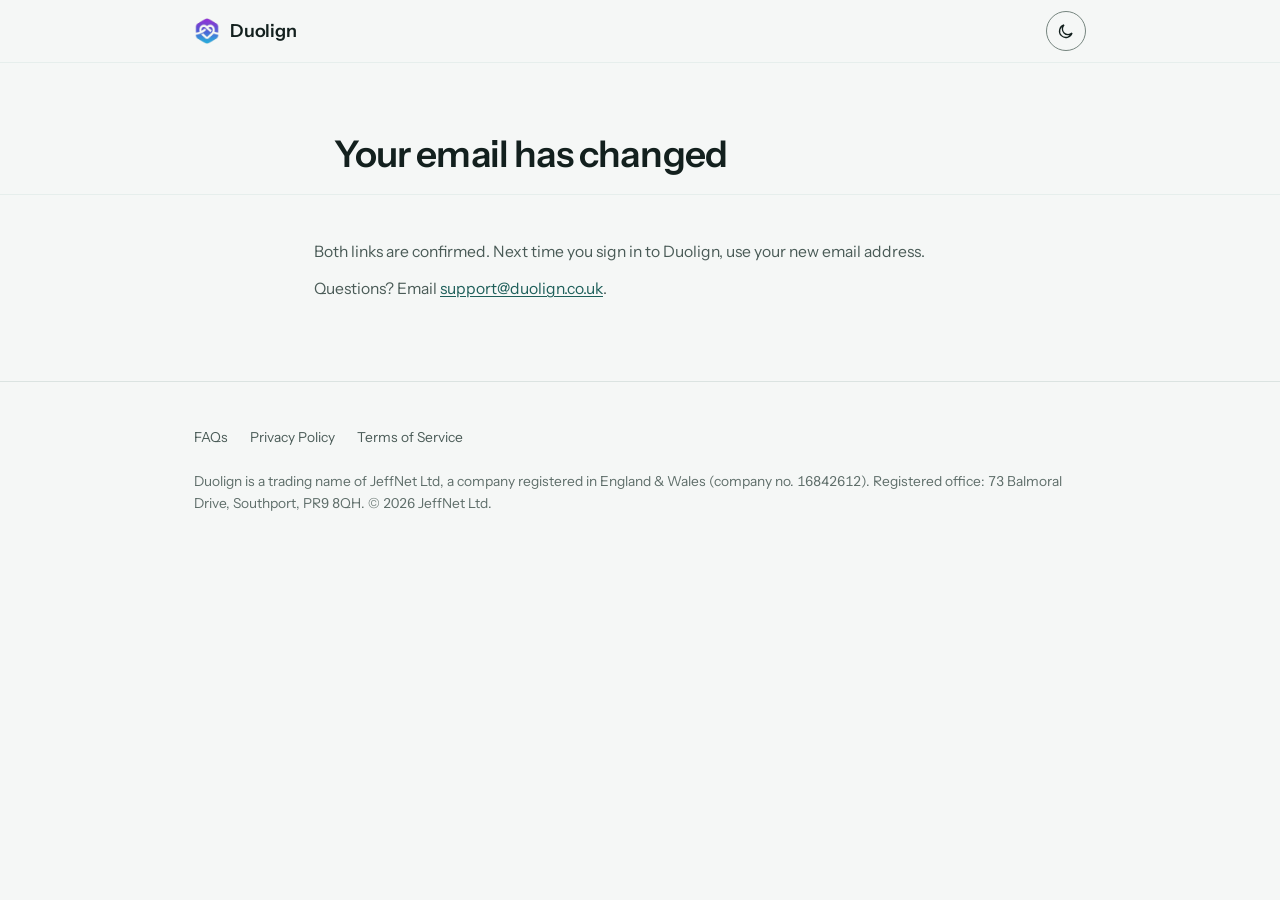
<file: email-confirmed.html>
<!doctype html>
<html lang="en-GB">
<head>
<meta charset="utf-8">
<meta name="viewport" content="width=device-width, initial-scale=1">
<title>Email confirmed — Duolign</title>
<meta name="robots" content="noindex">
<link rel="icon" type="image/png" href="assets/favicon.png">
<link rel="apple-touch-icon" href="assets/apple-touch-icon.png">
<link rel="preconnect" href="https://fonts.googleapis.com">
<link rel="preconnect" href="https://fonts.gstatic.com" crossorigin>
<link rel="stylesheet" href="https://fonts.googleapis.com/css2?family=Instrument+Sans:wght@400;500;600;700&display=swap">
<link rel="stylesheet" href="assets/styles.css?v=20261030">
<script src="assets/theme.js?v=20261023d"></script>
</head>
<body>

<header>
  <div class="wrap bar">
    <a class="brand" href="/">
      <img class="mark" src="assets/mark.png" alt="">
      Duolign
    </a>
  </div>
</header>

<main>
  <section class="legal-hero">
    <div class="wrap col">
      <h2 style="margin-top:14px" id="ec-title">Email change</h2>
    </div>
  </section>

  <section class="legal-body">
    <div class="wrap col">
      <p id="ec-text">Checking your link…</p>
      <p>Questions? Email <a class="inline" href="mailto:support@duolign.co.uk">support@duolign.co.uk</a>.</p>
    </div>
  </section>
</main>

<footer>
  <div class="wrap">
    <div class="flinks">
      <a href="faq.html">FAQs</a>
      <a href="privacy.html">Privacy Policy</a>
      <a href="terms.html">Terms of Service</a>
    </div>
    <p class="co">Duolign is a trading name of JeffNet Ltd, a company registered in England &amp; Wales (company no. 16842612). Registered office: 73 Balmoral Drive, Southport, PR9 8QH. &copy; 2026 JeffNet Ltd.</p>
  </div>
</footer>

<script>
// Where Supabase sends the links from an in-app email change (Settings ›
// Profile & Accounts › Email). Both the current and the new address get a
// link; the change happens once both are opened. Supabase reports the
// outcome in the URL fragment -- read once, then wiped from the address
// bar, since a completed change also carries a sign-in token there that
// this page never uses.
(function () {
  const params = new URLSearchParams(location.hash.slice(1));
  history.replaceState(null, '', location.pathname);
  const title = document.getElementById('ec-title');
  const text = document.getElementById('ec-text');
  const error = params.get('error_description');
  const message = params.get('message') || '';
  if (error) {
    title.textContent = 'That link didn’t work';
    text.textContent = error.replace(/\+/g, ' ') + '. Links expire after a while, so start the change again from Settings in the app.';
  } else if (/other email/i.test(message)) {
    title.textContent = 'One link done, one to go';
    text.textContent = 'Now open the link we sent to your other email address. Your email changes once both are confirmed.';
  } else {
    title.textContent = 'Your email has changed';
    text.textContent = 'Both links are confirmed. Next time you sign in to Duolign, use your new email address.';
  }
})();
</script>
</body>
</html>
</file>
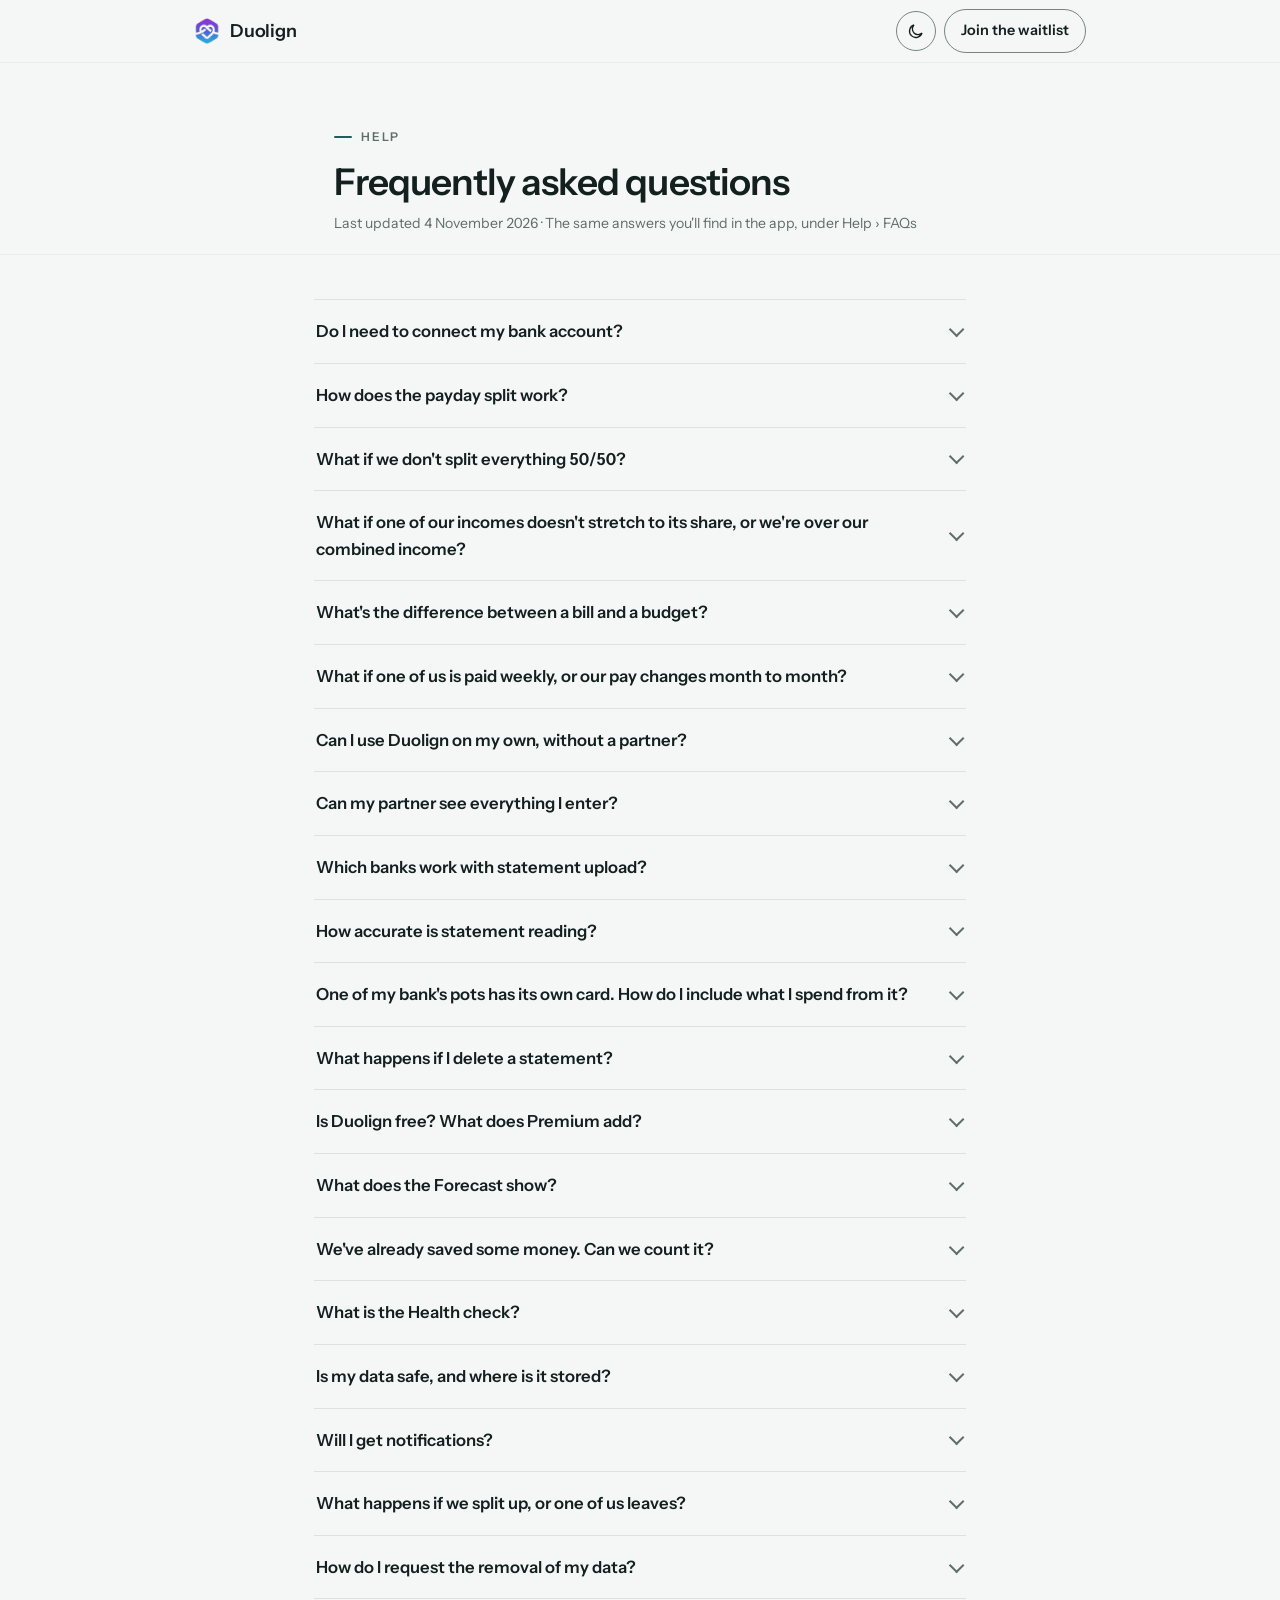
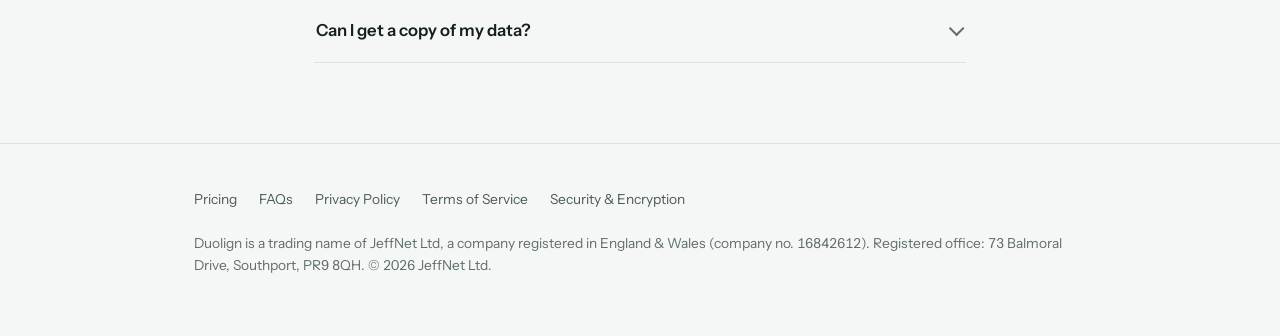
<file: faq.html>
<!doctype html>
<!-- GENERATED FILE: do not edit. Source: jeffnet-ltd/Couple_finance_app
     frontend/src/content/faq.json, built by scripts/build_faq_page.py and
     published by that repo's sync-faq workflow. Edit the JSON instead. -->
<html lang="en-GB">
<head>
<meta charset="utf-8">
<meta name="viewport" content="width=device-width, initial-scale=1">
<title>FAQs — Duolign</title>
<meta name="description" content="Answers to common questions about Duolign: the payday split, pots, statement upload, Premium, privacy and more.">
<link rel="icon" type="image/png" href="assets/favicon.png">
<link rel="apple-touch-icon" href="assets/apple-touch-icon.png">
<link rel="preconnect" href="https://fonts.googleapis.com">
<link rel="preconnect" href="https://fonts.gstatic.com" crossorigin>
<link rel="stylesheet" href="https://fonts.googleapis.com/css2?family=Instrument+Sans:wght@400;500;600;700&display=swap">
<link rel="stylesheet" href="assets/styles.css?v=20261030">
<script src="assets/theme.js?v=20261030"></script>
<script type="application/ld+json">
{
  "@context": "https://schema.org",
  "@type": "FAQPage",
  "mainEntity": [
    {
      "@type": "Question",
      "name": "Do I need to connect my bank account?",
      "acceptedAnswer": {
        "@type": "Answer",
        "text": "No. Duolign works entirely from figures you type in or bank statements you upload. You never give Duolign access to your bank, and it can never move money."
      }
    },
    {
      "@type": "Question",
      "name": "How does the payday split work?",
      "acceptedAnswer": {
        "@type": "Answer",
        "text": "Each payday, Duolign works out what each of you puts towards your bills, budgets and debts, using the split your household chose: half each, by income, or a custom split. It then shows exactly what to transfer and where.\n\nYou make the transfers yourselves and mark them done. Duolign never moves money."
      }
    },
    {
      "@type": "Question",
      "name": "What if we don't split everything 50/50?",
      "acceptedAnswer": {
        "@type": "Answer",
        "text": "You choose how shared costs are split: half each, in proportion to your incomes, or a custom split such as 60/40. Either of you can propose a change from Household, and it takes effect once the other agrees.\n\nEach of you also has a personal allowance: money that's yours to spend, with no need to account for it."
      }
    },
    {
      "@type": "Question",
      "name": "What if one of our incomes doesn't stretch to its share, or we're over our combined income?",
      "acceptedAnswer": {
        "@type": "Answer",
        "text": "Nobody is ever asked to transfer more than they earn, and each of your payday lists adds up to your own income exactly.\n\nIf one income doesn't stretch to its share in a month, the split rebalances: first the shares of your budgets, then the shares of the shared bills, and only then does money go straight into the other account. Allowances stay equal and whole whenever there's a surplus. Each step is explained in one line about that month, never as one of you covering the other.\n\nIf your combined income doesn't cover the month, Duolign says so plainly, with the amount, and takes it from your budgets so every bill is still paid. You can choose together which budgets it comes from."
      }
    },
    {
      "@type": "Question",
      "name": "What's the difference between a bill and a budget?",
      "acceptedAnswer": {
        "@type": "Answer",
        "text": "A bill is a fixed payment that leaves on a schedule, like rent, energy, council tax or a phone contract. Each account you pay bills from has its own Bills, named after it, such as Joint current - Bills.\n\nA budget is money set aside for spending that changes month to month, like groceries, petrol or eating out. You choose which budgets you have, and you can add your own. Until you set an amount, a budget uses what you spent in it last month.\n\nWhen you bring in a statement, Duolign spots your bills for you and remembers where each shop's spending goes, so most of each month sorts itself."
      }
    },
    {
      "@type": "Question",
      "name": "What if one of us is paid weekly, or our pay changes month to month?",
      "acceptedAnswer": {
        "@type": "Answer",
        "text": "Each of you sets your own payday: monthly (on a set date, or a day like the last Friday of the month), weekly or fortnightly. It works when you're paid on different schedules.\n\nIf your pay varies too much to predict, choose irregular, and you set each month's amounts yourselves."
      }
    },
    {
      "@type": "Question",
      "name": "Can I use Duolign on my own, without a partner?",
      "acceptedAnswer": {
        "@type": "Answer",
        "text": "Duolign is built for two people sharing household costs, so a household always has two of you.\n\nIf only one of you wants to do the day-to-day, choose \"Just me\" under Household › Who runs payday. You confirm both incomes and mark both sets of transfers yourself, and your partner keeps a login to see everything. That also works if you've invited your partner and they haven't joined yet."
      }
    },
    {
      "@type": "Question",
      "name": "Can my partner see everything I enter?",
      "acceptedAnswer": {
        "@type": "Answer",
        "text": "Mostly, yes: your bills, budgets, debts, savings and joint accounts are shared between you; that's the point of a shared household.\n\nYou can keep one of your own accounts private from your partner (tap it on Accounts). Its transactions and balance stay yours, and any shared costs paid from it are still split fairly.\n\nPrivacy mode (Settings › Privacy & Security) also hides figures on screen, for example in public, without changing what's shared."
      }
    },
    {
      "@type": "Question",
      "name": "Which banks work with statement upload?",
      "acceptedAnswer": {
        "@type": "Answer",
        "text": "Any UK bank. Upload the PDF statement or CSV export your bank gives you, or type the figures in by hand instead."
      }
    },
    {
      "@type": "Question",
      "name": "How accurate is statement reading?",
      "acceptedAnswer": {
        "@type": "Answer",
        "text": "Duolign reads each transaction off your statement, then checks what it found against the statement's own printed totals before anything is saved. A statement that doesn't add up is rejected rather than imported wrong.\n\nEither way, check what's been imported before relying on it."
      }
    },
    {
      "@type": "Question",
      "name": "One of my bank's pots has its own card. How do I include what I spend from it?",
      "acceptedAnswer": {
        "@type": "Answer",
        "text": "Some banks let a pot have its own card, such as a Monzo regular pot with a virtual card. What you spend with that card appears only on the pot's own statement. Your account's statement just shows money moving to and from the pot.\n\nUpload the pot's statement under its account, choose One of its pots, then pick the pot. Its card spending then counts, and the money moved between the pot and the account is left out, so nothing is counted twice. Pots without their own statement work as before.\n\nOn Monzo: from Home, open the pot linked to the card. Tap the settings icon or the three dots at the top right of the pot, choose Pot documents (or Statements and documents), then Pot statement. Pick the dates and download it."
      }
    },
    {
      "@type": "Question",
      "name": "What happens if I delete a statement?",
      "acceptedAnswer": {
        "@type": "Answer",
        "text": "Its transactions go with it, along with everything recorded about them: where they were sorted, income confirmed from them, loan payments linked to them and bills matched to them. Your figures go back to how they would be if you had never uploaded it.\n\nSo you can upload it again, to the same account or a different one, without anything being counted twice. Anything you taught Duolign about a shop stays, so its transactions are recognised again."
      }
    },
    {
      "@type": "Question",
      "name": "Is Duolign free? What does Premium add?",
      "acceptedAnswer": {
        "@type": "Answer",
        "text": "The free plan includes the payday split, bills, budgets, savings, investments, debts, statement upload, three months of trends and a summary of your Health check.\n\nPremium adds the Forecast and its questions, the full Health check, debt strategy comparison, a full year of trends and your whole payday history. It's £5.99 a month or £49.99 a year, and one subscription covers both of you."
      }
    },
    {
      "@type": "Question",
      "name": "What does the Forecast show?",
      "acceptedAnswer": {
        "@type": "Answer",
        "text": "Where your savings and debts are heading over the next five years, worked out from your own income, bills, budgets and payday split. It shows three views: expected, cautious (costs rise, pay doesn't) and stress (the bigger income stops for three months).\n\nYou can also ask it questions, such as what happens if one of you loses your income, how long until you could afford a house deposit, or when you'll be debt-free. Each answer shows how it was worked out and what it assumes.\n\nIt's a planning estimate from your own figures, not financial advice or a promise. Nothing you try in it changes your real money or your plan."
      }
    },
    {
      "@type": "Question",
      "name": "We've already saved some money. Can we count it?",
      "acceptedAnswer": {
        "@type": "Answer",
        "text": "Yes. Go to Plan, then Savings, then Manage. Each budget you count as savings has a \"Saved so far\" box: enter what you've already put by. Payday adds to it each month, and you can correct it at any time, for example after spending some.\n\nYour progress and your \"on track for\" date use this figure, and so does the Forecast when you ask about saving for one of your targets."
      }
    },
    {
      "@type": "Question",
      "name": "What is the Health check?",
      "acceptedAnswer": {
        "@type": "Answer",
        "text": "A look at where your household stands today in six areas: cash flow, how long your savings would last, debt, net worth, how much you're putting aside, and how ready you'd be to borrow.\n\nEach area gets a status and the figure behind it. There's no overall score, and the borrowing area is an affordability estimate from your own figures, not a credit score: lenders also check your credit history, which Duolign never sees.\n\nWhere Duolign doesn't have enough to go on, such as your savings or what your home is worth, it says so rather than guessing. You can add what you own from the Health check or the Forecast."
      }
    },
    {
      "@type": "Question",
      "name": "Is my data safe, and where is it stored?",
      "acceptedAnswer": {
        "@type": "Answer",
        "text": "Your data is encrypted in transit and at rest, stored in the EU, and never sold or used for advertising.\n\nYou can protect your sign-in with two-factor authentication and lock the app with Face ID, your fingerprint or a PIN. Every company that helps run Duolign is listed on the Security & Encryption page at duolign.co.uk."
      }
    },
    {
      "@type": "Question",
      "name": "Will I get notifications?",
      "acceptedAnswer": {
        "@type": "Answer",
        "text": "Only if you allow them. Duolign lets you know when your partner asks for your OK on a change, when your pay has been confirmed, when a statement is due to upload, and when something needs filling in, such as a debt's details or your typical monthly spend.\n\nTurn them off any time in Settings › Notifications & Activity."
      }
    },
    {
      "@type": "Question",
      "name": "What happens if we split up, or one of us leaves?",
      "acceptedAnswer": {
        "@type": "Answer",
        "text": "Either of you can delete just your own account. Your login and private data are erased, and the household stays for the other person.\n\nOr you can delete the whole household, for both of you. Either way it happens 30 days later, and you can cancel until then."
      }
    },
    {
      "@type": "Question",
      "name": "How do I request the removal of my data?",
      "acceptedAnswer": {
        "@type": "Answer",
        "text": "If you still have the app, the fastest way is in-app: Settings › Privacy & Security › Delete this household or Delete my account. Both permanently erase your data 30 days later (cancellable from the same screen until then), and either way you can export your data first. See our Privacy Policy for exactly what each one erases.\n\nDon't have the app installed, or would rather not? Use the Delete My Data form instead. This isn't instant: we verify it's really you before erasing anything, same as any other request to delete a real household's financial data, but we'll follow up at the email you give us.\n\nOpen the Delete My Data form: https://duolign.co.uk/delete-data.html"
      }
    },
    {
      "@type": "Question",
      "name": "Can I get a copy of my data?",
      "acceptedAnswer": {
        "@type": "Answer",
        "text": "Yes. Go to Settings › Data & Storage and tap Download my data. You get a zip file of your household's data and your own private data; your partner's private data isn't included."
      }
    }
  ]
}
</script>
</head>
<body>

<header>
  <div class="wrap bar">
    <a class="brand" href="/">
      <img class="mark" src="assets/mark.png" alt="">
      Duolign
    </a>
    <a class="bar-cta" href="/#join">Join the waitlist</a>
  </div>
</header>

<main>
  <section class="legal-hero">
    <div class="wrap col">
      <span class="eyebrow">Help</span>
      <h2 style="margin-top:14px">Frequently asked questions</h2>
      <p class="updated">Last updated 4 November 2026 · The same answers you'll find in the app, under Help › FAQs</p>
    </div>
  </section>

  <section class="legal-body">
    <div class="wrap col">
      <div class="faq-list">
      <details class="faq-item" id="connect-bank">
        <summary>Do I need to connect my bank account?</summary>
        <div class="faq-answer">
          <p>No. Duolign works entirely from figures you type in or bank statements you upload. You never give Duolign access to your bank, and it can never move money.</p>
        </div>
      </details>
      <details class="faq-item" id="payday-split">
        <summary>How does the payday split work?</summary>
        <div class="faq-answer">
          <p>Each payday, Duolign works out what each of you puts towards your bills, budgets and debts, using the split your household chose: half each, by income, or a custom split. It then shows exactly what to transfer and where.</p>
          <p>You make the transfers yourselves and mark them done. Duolign never moves money.</p>
        </div>
      </details>
      <details class="faq-item" id="not-fifty-fifty">
        <summary>What if we don&#x27;t split everything 50/50?</summary>
        <div class="faq-answer">
          <p>You choose how shared costs are split: half each, in proportion to your incomes, or a custom split such as 60/40. Either of you can propose a change from Household, and it takes effect once the other agrees.</p>
          <p>Each of you also has a personal allowance: money that&#x27;s yours to spend, with no need to account for it.</p>
        </div>
      </details>
      <details class="faq-item" id="cant-cover-share">
        <summary>What if one of our incomes doesn&#x27;t stretch to its share, or we&#x27;re over our combined income?</summary>
        <div class="faq-answer">
          <p>Nobody is ever asked to transfer more than they earn, and each of your payday lists adds up to your own income exactly.</p>
          <p>If one income doesn&#x27;t stretch to its share in a month, the split rebalances: first the shares of your budgets, then the shares of the shared bills, and only then does money go straight into the other account. Allowances stay equal and whole whenever there&#x27;s a surplus. Each step is explained in one line about that month, never as one of you covering the other.</p>
          <p>If your combined income doesn&#x27;t cover the month, Duolign says so plainly, with the amount, and takes it from your budgets so every bill is still paid. You can choose together which budgets it comes from.</p>
        </div>
      </details>
      <details class="faq-item" id="pots-and-categories">
        <summary>What&#x27;s the difference between a bill and a budget?</summary>
        <div class="faq-answer">
          <p>A bill is a fixed payment that leaves on a schedule, like rent, energy, council tax or a phone contract. Each account you pay bills from has its own Bills, named after it, such as Joint current - Bills.</p>
          <p>A budget is money set aside for spending that changes month to month, like groceries, petrol or eating out. You choose which budgets you have, and you can add your own. Until you set an amount, a budget uses what you spent in it last month.</p>
          <p>When you bring in a statement, Duolign spots your bills for you and remembers where each shop&#x27;s spending goes, so most of each month sorts itself.</p>
        </div>
      </details>
      <details class="faq-item" id="pay-frequency">
        <summary>What if one of us is paid weekly, or our pay changes month to month?</summary>
        <div class="faq-answer">
          <p>Each of you sets your own payday: monthly (on a set date, or a day like the last Friday of the month), weekly or fortnightly. It works when you&#x27;re paid on different schedules.</p>
          <p>If your pay varies too much to predict, choose irregular, and you set each month&#x27;s amounts yourselves.</p>
        </div>
      </details>
      <details class="faq-item" id="use-alone">
        <summary>Can I use Duolign on my own, without a partner?</summary>
        <div class="faq-answer">
          <p>Duolign is built for two people sharing household costs, so a household always has two of you.</p>
          <p>If only one of you wants to do the day-to-day, choose &quot;Just me&quot; under Household › Who runs payday. You confirm both incomes and mark both sets of transfers yourself, and your partner keeps a login to see everything. That also works if you&#x27;ve invited your partner and they haven&#x27;t joined yet.</p>
        </div>
      </details>
      <details class="faq-item" id="partner-visibility">
        <summary>Can my partner see everything I enter?</summary>
        <div class="faq-answer">
          <p>Mostly, yes: your bills, budgets, debts, savings and joint accounts are shared between you; that&#x27;s the point of a shared household.</p>
          <p>You can keep one of your own accounts private from your partner (tap it on Accounts). Its transactions and balance stay yours, and any shared costs paid from it are still split fairly.</p>
          <p>Privacy mode (Settings › Privacy &amp; Security) also hides figures on screen, for example in public, without changing what&#x27;s shared.</p>
        </div>
      </details>
      <details class="faq-item" id="which-banks">
        <summary>Which banks work with statement upload?</summary>
        <div class="faq-answer">
          <p>Any UK bank. Upload the PDF statement or CSV export your bank gives you, or type the figures in by hand instead.</p>
        </div>
      </details>
      <details class="faq-item" id="statement-accuracy">
        <summary>How accurate is statement reading?</summary>
        <div class="faq-answer">
          <p>Duolign reads each transaction off your statement, then checks what it found against the statement&#x27;s own printed totals before anything is saved. A statement that doesn&#x27;t add up is rejected rather than imported wrong.</p>
          <p>Either way, check what&#x27;s been imported before relying on it.</p>
        </div>
      </details>
      <details class="faq-item" id="pot-statements">
        <summary>One of my bank&#x27;s pots has its own card. How do I include what I spend from it?</summary>
        <div class="faq-answer">
          <p>Some banks let a pot have its own card, such as a Monzo regular pot with a virtual card. What you spend with that card appears only on the pot&#x27;s own statement. Your account&#x27;s statement just shows money moving to and from the pot.</p>
          <p>Upload the pot&#x27;s statement under its account, choose One of its pots, then pick the pot. Its card spending then counts, and the money moved between the pot and the account is left out, so nothing is counted twice. Pots without their own statement work as before.</p>
          <p>On Monzo: from Home, open the pot linked to the card. Tap the settings icon or the three dots at the top right of the pot, choose Pot documents (or Statements and documents), then Pot statement. Pick the dates and download it.</p>
        </div>
      </details>
      <details class="faq-item" id="delete-statement">
        <summary>What happens if I delete a statement?</summary>
        <div class="faq-answer">
          <p>Its transactions go with it, along with everything recorded about them: where they were sorted, income confirmed from them, loan payments linked to them and bills matched to them. Your figures go back to how they would be if you had never uploaded it.</p>
          <p>So you can upload it again, to the same account or a different one, without anything being counted twice. Anything you taught Duolign about a shop stays, so its transactions are recognised again.</p>
        </div>
      </details>
      <details class="faq-item" id="price">
        <summary>Is Duolign free? What does Premium add?</summary>
        <div class="faq-answer">
          <p>The free plan includes the payday split, bills, budgets, savings, investments, debts, statement upload, three months of trends and a summary of your Health check.</p>
          <p>Premium adds the Forecast and its questions, the full Health check, debt strategy comparison, a full year of trends and your whole payday history. It&#x27;s £5.99 a month or £49.99 a year, and one subscription covers both of you.</p>
        </div>
      </details>
      <details class="faq-item" id="forecast">
        <summary>What does the Forecast show?</summary>
        <div class="faq-answer">
          <p>Where your savings and debts are heading over the next five years, worked out from your own income, bills, budgets and payday split. It shows three views: expected, cautious (costs rise, pay doesn&#x27;t) and stress (the bigger income stops for three months).</p>
          <p>You can also ask it questions, such as what happens if one of you loses your income, how long until you could afford a house deposit, or when you&#x27;ll be debt-free. Each answer shows how it was worked out and what it assumes.</p>
          <p>It&#x27;s a planning estimate from your own figures, not financial advice or a promise. Nothing you try in it changes your real money or your plan.</p>
        </div>
      </details>
      <details class="faq-item" id="saved-so-far">
        <summary>We&#x27;ve already saved some money. Can we count it?</summary>
        <div class="faq-answer">
          <p>Yes. Go to Plan, then Savings, then Manage. Each budget you count as savings has a &quot;Saved so far&quot; box: enter what you&#x27;ve already put by. Payday adds to it each month, and you can correct it at any time, for example after spending some.</p>
          <p>Your progress and your &quot;on track for&quot; date use this figure, and so does the Forecast when you ask about saving for one of your targets.</p>
        </div>
      </details>
      <details class="faq-item" id="health-check">
        <summary>What is the Health check?</summary>
        <div class="faq-answer">
          <p>A look at where your household stands today in six areas: cash flow, how long your savings would last, debt, net worth, how much you&#x27;re putting aside, and how ready you&#x27;d be to borrow.</p>
          <p>Each area gets a status and the figure behind it. There&#x27;s no overall score, and the borrowing area is an affordability estimate from your own figures, not a credit score: lenders also check your credit history, which Duolign never sees.</p>
          <p>Where Duolign doesn&#x27;t have enough to go on, such as your savings or what your home is worth, it says so rather than guessing. You can add what you own from the Health check or the Forecast.</p>
        </div>
      </details>
      <details class="faq-item" id="data-safety">
        <summary>Is my data safe, and where is it stored?</summary>
        <div class="faq-answer">
          <p>Your data is encrypted in transit and at rest, stored in the EU, and never sold or used for advertising.</p>
          <p>You can protect your sign-in with two-factor authentication and lock the app with Face ID, your fingerprint or a PIN. Every company that helps run Duolign is listed on the Security &amp; Encryption page at duolign.co.uk.</p>
        </div>
      </details>
      <details class="faq-item" id="notifications">
        <summary>Will I get notifications?</summary>
        <div class="faq-answer">
          <p>Only if you allow them. Duolign lets you know when your partner asks for your OK on a change, when your pay has been confirmed, when a statement is due to upload, and when something needs filling in, such as a debt&#x27;s details or your typical monthly spend.</p>
          <p>Turn them off any time in Settings › Notifications &amp; Activity.</p>
        </div>
      </details>
      <details class="faq-item" id="split-up">
        <summary>What happens if we split up, or one of us leaves?</summary>
        <div class="faq-answer">
          <p>Either of you can delete just your own account. Your login and private data are erased, and the household stays for the other person.</p>
          <p>Or you can delete the whole household, for both of you. Either way it happens 30 days later, and you can cancel until then.</p>
        </div>
      </details>
      <details class="faq-item" id="request-data-removal">
        <summary>How do I request the removal of my data?</summary>
        <div class="faq-answer">
          <p>If you still have the app, the fastest way is in-app: Settings › Privacy &amp; Security › Delete this household or Delete my account. Both permanently erase your data 30 days later (cancellable from the same screen until then), and either way you can export your data first. See our Privacy Policy for exactly what each one erases.</p>
          <p>Don&#x27;t have the app installed, or would rather not? Use the Delete My Data form instead. This isn&#x27;t instant: we verify it&#x27;s really you before erasing anything, same as any other request to delete a real household&#x27;s financial data, but we&#x27;ll follow up at the email you give us.</p>
          <p><a class="inline" href="delete-data.html">Open the Delete My Data form</a></p>
        </div>
      </details>
      <details class="faq-item" id="data-copy">
        <summary>Can I get a copy of my data?</summary>
        <div class="faq-answer">
          <p>Yes. Go to Settings › Data &amp; Storage and tap Download my data. You get a zip file of your household&#x27;s data and your own private data; your partner&#x27;s private data isn&#x27;t included.</p>
        </div>
      </details>
      </div>
    </div>
  </section>
</main>

<footer>
  <div class="wrap">
    <div class="flinks">
      <a href="pricing.html">Pricing</a>
      <a href="faq.html">FAQs</a>
      <a href="privacy.html">Privacy Policy</a>
      <a href="terms.html">Terms of Service</a>
      <a href="security.html">Security &amp; Encryption</a>
    </div>
    <p class="co">Duolign is a trading name of JeffNet Ltd, a company registered in England &amp; Wales (company no. 16842612). Registered office: 73 Balmoral Drive, Southport, PR9 8QH. &copy; <span id="yr">2026</span> JeffNet Ltd.</p>
  </div>
</footer>

<script src="assets/site.js?v=20261030"></script>
</body>
</html>
</file>
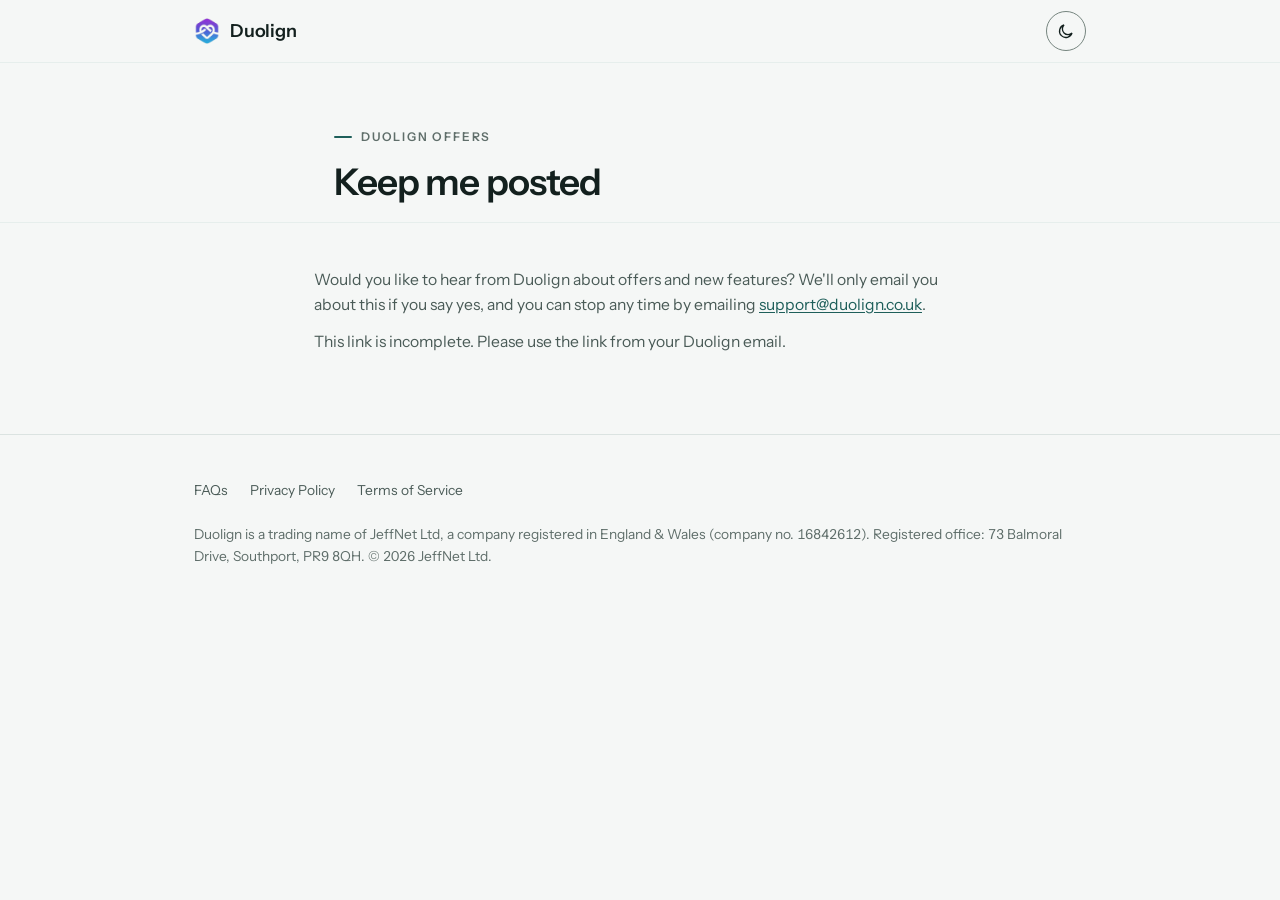
<file: keep-posted.html>
<!doctype html>
<html lang="en-GB">
<head>
<meta charset="utf-8">
<meta name="viewport" content="width=device-width, initial-scale=1">
<title>Keep me posted — Duolign</title>
<meta name="robots" content="noindex">
<link rel="icon" type="image/png" href="assets/favicon.png">
<link rel="apple-touch-icon" href="assets/apple-touch-icon.png">
<link rel="preconnect" href="https://fonts.googleapis.com">
<link rel="preconnect" href="https://fonts.gstatic.com" crossorigin>
<link rel="stylesheet" href="https://fonts.googleapis.com/css2?family=Instrument+Sans:wght@400;500;600;700&display=swap">
<link rel="stylesheet" href="assets/styles.css?v=20261030">
<script src="assets/theme.js?v=20261023d"></script>
</head>
<body>

<header>
  <div class="wrap bar">
    <a class="brand" href="/">
      <img class="mark" src="assets/mark.png" alt="">
      Duolign
    </a>
  </div>
</header>

<main>
  <section class="legal-hero">
    <div class="wrap col">
      <span class="eyebrow">Duolign offers</span>
      <h2 style="margin-top:14px">Keep me posted</h2>
    </div>
  </section>

  <section class="legal-body">
    <div class="wrap col">
      <p id="kp-intro">Would you like to hear from Duolign about offers and new features? We'll only email you about this if you say yes, and you can stop any time by emailing <a class="inline" href="mailto:support@duolign.co.uk">support@duolign.co.uk</a>.</p>
      <button type="button" class="btn-primary" id="kp-yes">Yes, keep me posted</button>
      <p class="form-error" id="kp-error" hidden></p>
      <div class="form-done" id="kp-done" hidden></div>
    </div>
  </section>
</main>

<footer>
  <div class="wrap">
    <div class="flinks">
      <a href="faq.html">FAQs</a>
      <a href="privacy.html">Privacy Policy</a>
      <a href="terms.html">Terms of Service</a>
    </div>
    <p class="co">Duolign is a trading name of JeffNet Ltd, a company registered in England &amp; Wales (company no. 16842612). Registered office: 73 Balmoral Drive, Southport, PR9 8QH. &copy; 2026 JeffNet Ltd.</p>
  </div>
</footer>

<script>
// Opting in takes a deliberate click -- arriving on the page records
// nothing, so a link preview or email scanner opening it can't opt
// someone in on their behalf.
(function () {
  const token = new URLSearchParams(location.search).get('t');
  const yes = document.getElementById('kp-yes');
  const error = document.getElementById('kp-error');
  const done = document.getElementById('kp-done');
  if (!token) {
    yes.hidden = true;
    error.textContent = 'This link is incomplete. Please use the link from your Duolign email.';
    error.hidden = false;
    return;
  }
  yes.addEventListener('click', async () => {
    yes.disabled = true;
    error.hidden = true;
    try {
      const resp = await fetch('https://couplefinanceapp-production.up.railway.app/api/partner/keep-posted', {
        method: 'POST', headers: { 'Content-Type': 'application/json' }, body: JSON.stringify({ token }),
      });
      const data = await resp.json().catch(() => null);
      if (!resp.ok) throw new Error((data && data.detail) || 'Something went wrong. Please try again.');
      yes.hidden = true;
      done.textContent = `Thanks, you're on the list (${data.email}). We'll be in touch about Duolign offers.`;
      done.hidden = false;
    } catch (ex) {
      error.textContent = ex.message.startsWith('Failed to fetch') ? "Can't reach Duolign right now. Please try again." : ex.message;
      error.hidden = false;
      yes.disabled = false;
    }
  });
})();
</script>
</body>
</html>
</file>
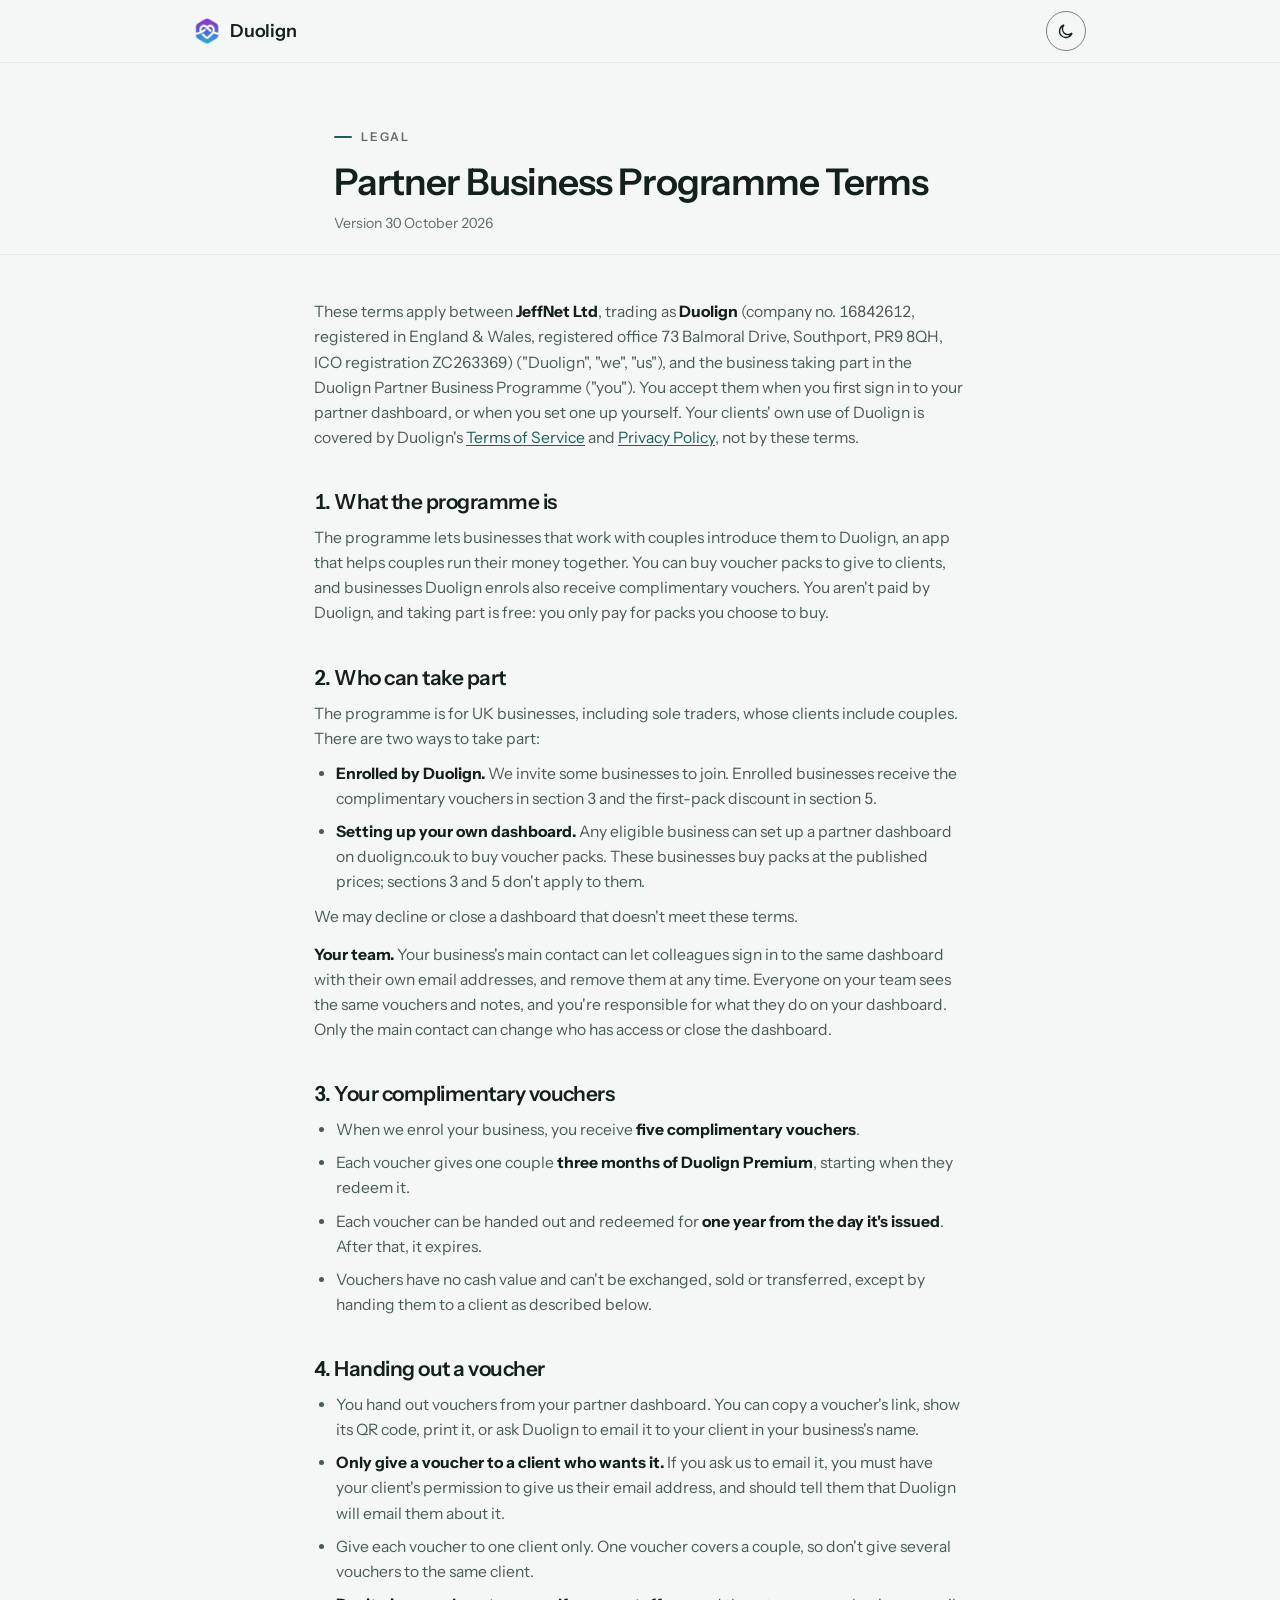
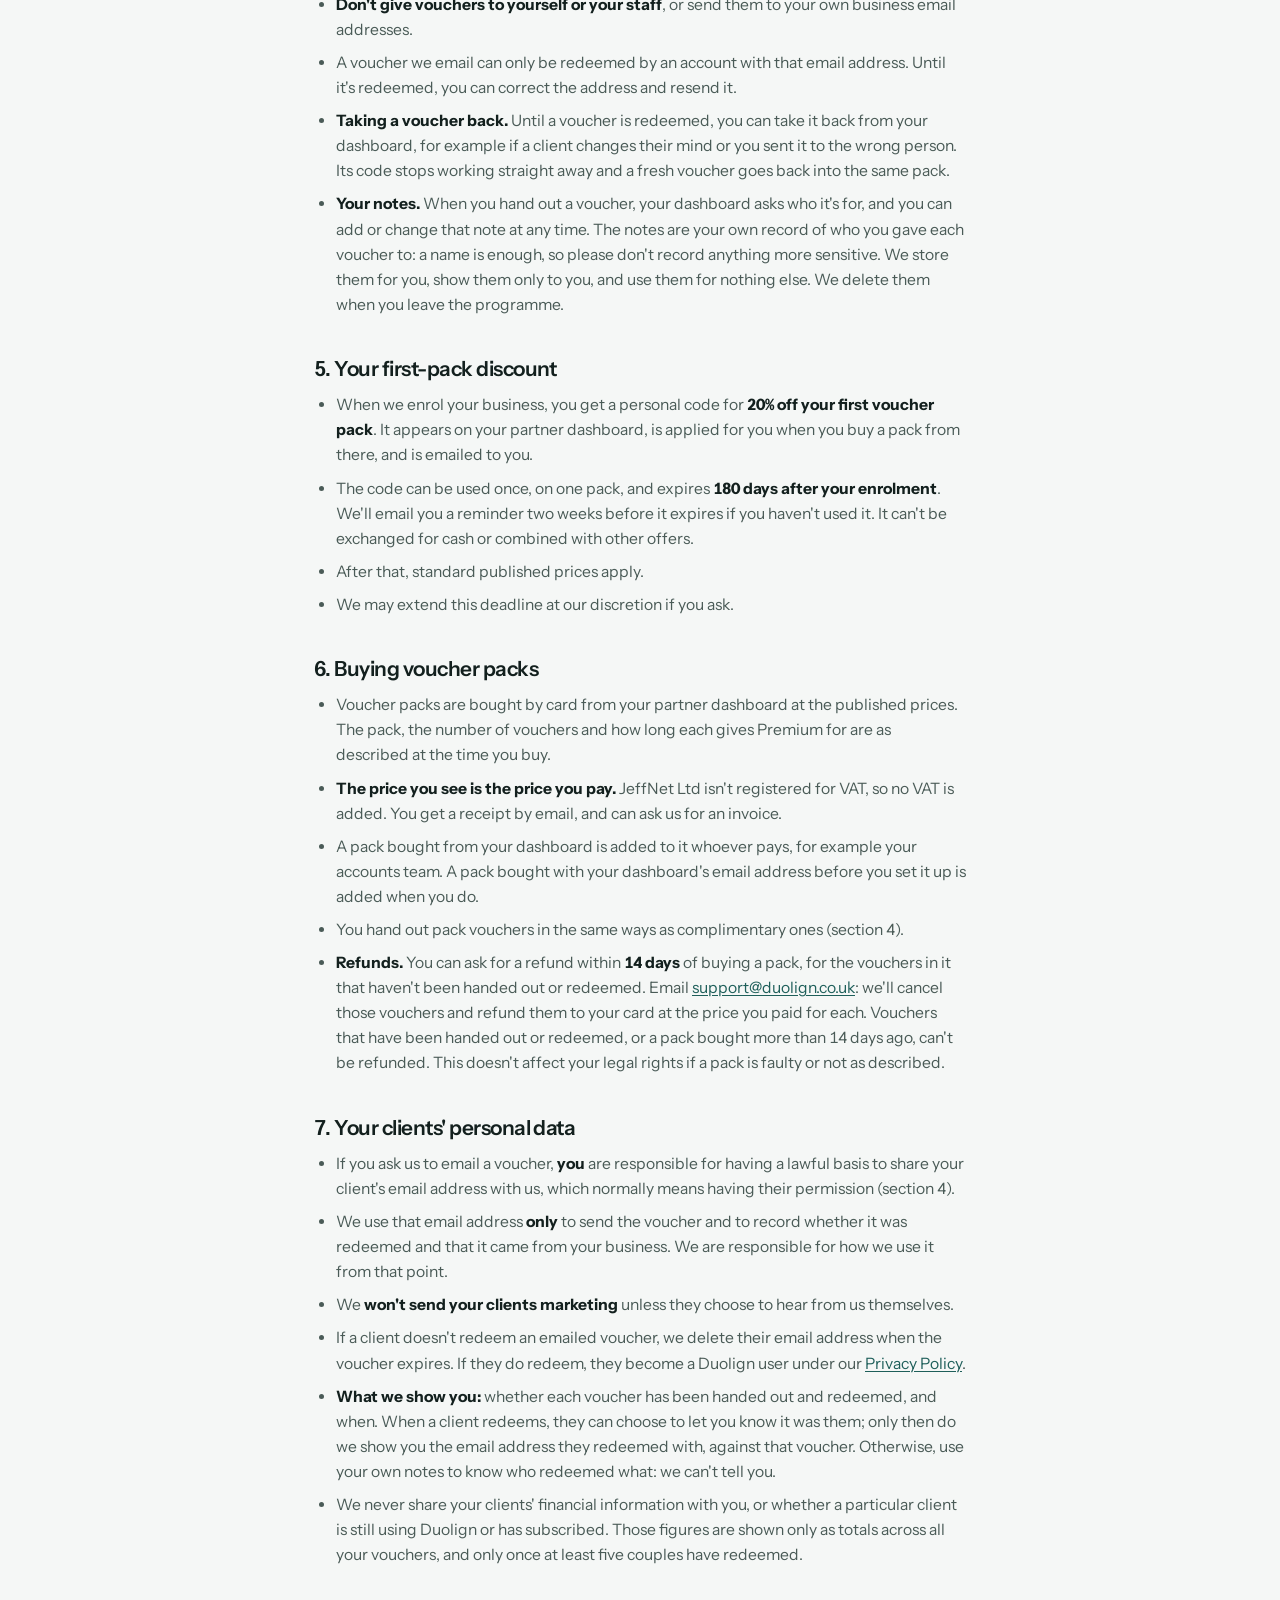
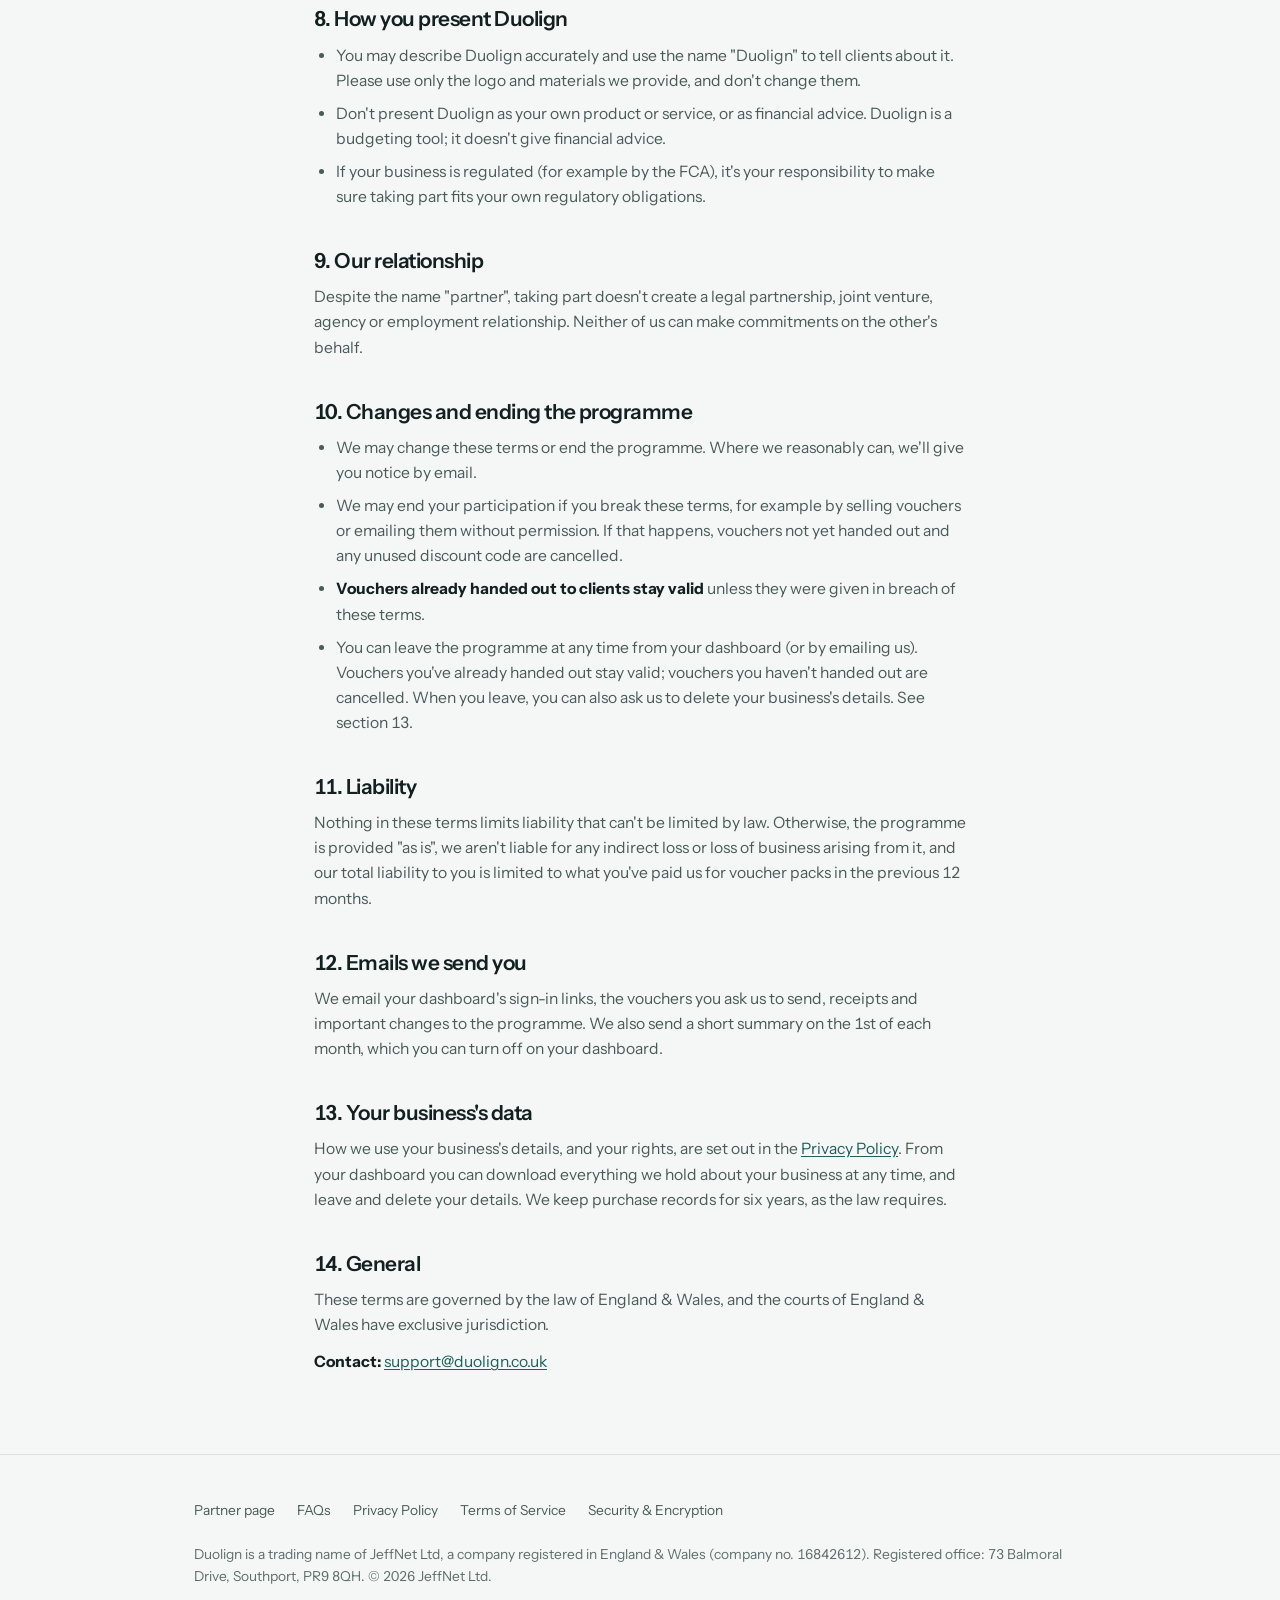
<file: partner-terms.html>
<!doctype html>
<html lang="en-GB">
<head>
<meta charset="utf-8">
<meta name="viewport" content="width=device-width, initial-scale=1">
<title>Partner Business Programme Terms — Duolign</title>
<meta name="description" content="The terms for businesses taking part in the Duolign Partner Business Programme.">
<link rel="icon" type="image/png" href="assets/favicon.png">
<link rel="apple-touch-icon" href="assets/apple-touch-icon.png">
<link rel="preconnect" href="https://fonts.googleapis.com">
<link rel="preconnect" href="https://fonts.gstatic.com" crossorigin>
<link rel="stylesheet" href="https://fonts.googleapis.com/css2?family=Instrument+Sans:wght@400;500;600;700&display=swap">
<link rel="stylesheet" href="assets/styles.css?v=20261030">
<script src="assets/theme.js?v=20261023d"></script>
</head>
<body>

<header>
  <div class="wrap bar">
    <a class="brand" href="/">
      <img class="mark" src="assets/mark.png" alt="">
      Duolign
    </a>
  </div>
</header>

<main>
  <section class="legal-hero">
    <div class="wrap col">
      <span class="eyebrow">Legal</span>
      <h2 style="margin-top:14px">Partner Business Programme Terms</h2>
      <p class="updated">Version 30 October 2026</p>
    </div>
  </section>

  <section class="legal-body">
    <div class="wrap col">
      <p>These terms apply between <strong>JeffNet Ltd</strong>, trading as <strong>Duolign</strong> (company no. 16842612, registered in England &amp; Wales, registered office 73 Balmoral Drive, Southport, PR9 8QH, ICO registration ZC263369) ("Duolign", "we", "us"), and the business taking part in the Duolign Partner Business Programme ("you"). You accept them when you first sign in to your partner dashboard, or when you set one up yourself. Your clients' own use of Duolign is covered by Duolign's <a class="inline" href="terms.html">Terms of Service</a> and <a class="inline" href="privacy.html">Privacy Policy</a>, not by these terms.</p>

      <h2>1. What the programme is</h2>
      <p>The programme lets businesses that work with couples introduce them to Duolign, an app that helps couples run their money together. You can buy voucher packs to give to clients, and businesses Duolign enrols also receive complimentary vouchers. You aren't paid by Duolign, and taking part is free: you only pay for packs you choose to buy.</p>

      <h2>2. Who can take part</h2>
      <p>The programme is for UK businesses, including sole traders, whose clients include couples. There are two ways to take part:</p>
      <ul>
        <li><strong>Enrolled by Duolign.</strong> We invite some businesses to join. Enrolled businesses receive the complimentary vouchers in section 3 and the first-pack discount in section 5.</li>
        <li><strong>Setting up your own dashboard.</strong> Any eligible business can set up a partner dashboard on duolign.co.uk to buy voucher packs. These businesses buy packs at the published prices; sections 3 and 5 don't apply to them.</li>
      </ul>
      <p>We may decline or close a dashboard that doesn't meet these terms.</p>
      <p><strong>Your team.</strong> Your business's main contact can let colleagues sign in to the same dashboard with their own email addresses, and remove them at any time. Everyone on your team sees the same vouchers and notes, and you're responsible for what they do on your dashboard. Only the main contact can change who has access or close the dashboard.</p>

      <h2>3. Your complimentary vouchers</h2>
      <ul>
        <li>When we enrol your business, you receive <strong>five complimentary vouchers</strong>.</li>
        <li>Each voucher gives one couple <strong>three months of Duolign Premium</strong>, starting when they redeem it.</li>
        <li>Each voucher can be handed out and redeemed for <strong>one year from the day it's issued</strong>. After that, it expires.</li>
        <li>Vouchers have no cash value and can't be exchanged, sold or transferred, except by handing them to a client as described below.</li>
      </ul>

      <h2>4. Handing out a voucher</h2>
      <ul>
        <li>You hand out vouchers from your partner dashboard. You can copy a voucher's link, show its QR code, print it, or ask Duolign to email it to your client in your business's name.</li>
        <li><strong>Only give a voucher to a client who wants it.</strong> If you ask us to email it, you must have your client's permission to give us their email address, and should tell them that Duolign will email them about it.</li>
        <li>Give each voucher to one client only. One voucher covers a couple, so don't give several vouchers to the same client.</li>
        <li><strong>Don't give vouchers to yourself or your staff</strong>, or send them to your own business email addresses.</li>
        <li>A voucher we email can only be redeemed by an account with that email address. Until it's redeemed, you can correct the address and resend it.</li>
        <li><strong>Taking a voucher back.</strong> Until a voucher is redeemed, you can take it back from your dashboard, for example if a client changes their mind or you sent it to the wrong person. Its code stops working straight away and a fresh voucher goes back into the same pack.</li>
        <li><strong>Your notes.</strong> When you hand out a voucher, your dashboard asks who it's for, and you can add or change that note at any time. The notes are your own record of who you gave each voucher to: a name is enough, so please don't record anything more sensitive. We store them for you, show them only to you, and use them for nothing else. We delete them when you leave the programme.</li>
      </ul>

      <h2>5. Your first-pack discount</h2>
      <ul>
        <li>When we enrol your business, you get a personal code for <strong>20% off your first voucher pack</strong>. It appears on your partner dashboard, is applied for you when you buy a pack from there, and is emailed to you.</li>
        <li>The code can be used once, on one pack, and expires <strong>180 days after your enrolment</strong>. We'll email you a reminder two weeks before it expires if you haven't used it. It can't be exchanged for cash or combined with other offers.</li>
        <li>After that, standard published prices apply.</li>
        <li>We may extend this deadline at our discretion if you ask.</li>
      </ul>

      <h2>6. Buying voucher packs</h2>
      <ul>
        <li>Voucher packs are bought by card from your partner dashboard at the published prices. The pack, the number of vouchers and how long each gives Premium for are as described at the time you buy.</li>
        <li><strong>The price you see is the price you pay.</strong> JeffNet Ltd isn't registered for VAT, so no VAT is added. You get a receipt by email, and can ask us for an invoice.</li>
        <li>A pack bought from your dashboard is added to it whoever pays, for example your accounts team. A pack bought with your dashboard's email address before you set it up is added when you do.</li>
        <li>You hand out pack vouchers in the same ways as complimentary ones (section 4).</li>
        <li><strong>Refunds.</strong> You can ask for a refund within <strong>14 days</strong> of buying a pack, for the vouchers in it that haven't been handed out or redeemed. Email <a class="inline" href="mailto:support@duolign.co.uk">support@duolign.co.uk</a>: we'll cancel those vouchers and refund them to your card at the price you paid for each. Vouchers that have been handed out or redeemed, or a pack bought more than 14 days ago, can't be refunded. This doesn't affect your legal rights if a pack is faulty or not as described.</li>
      </ul>

      <h2>7. Your clients' personal data</h2>
      <ul>
        <li>If you ask us to email a voucher, <strong>you</strong> are responsible for having a lawful basis to share your client's email address with us, which normally means having their permission (section 4).</li>
        <li>We use that email address <strong>only</strong> to send the voucher and to record whether it was redeemed and that it came from your business. We are responsible for how we use it from that point.</li>
        <li>We <strong>won't send your clients marketing</strong> unless they choose to hear from us themselves.</li>
        <li>If a client doesn't redeem an emailed voucher, we delete their email address when the voucher expires. If they do redeem, they become a Duolign user under our <a class="inline" href="privacy.html">Privacy Policy</a>.</li>
        <li><strong>What we show you:</strong> whether each voucher has been handed out and redeemed, and when. When a client redeems, they can choose to let you know it was them; only then do we show you the email address they redeemed with, against that voucher. Otherwise, use your own notes to know who redeemed what: we can't tell you.</li>
        <li>We never share your clients' financial information with you, or whether a particular client is still using Duolign or has subscribed. Those figures are shown only as totals across all your vouchers, and only once at least five couples have redeemed.</li>
      </ul>

      <h2>8. How you present Duolign</h2>
      <ul>
        <li>You may describe Duolign accurately and use the name "Duolign" to tell clients about it. Please use only the logo and materials we provide, and don't change them.</li>
        <li>Don't present Duolign as your own product or service, or as financial advice. Duolign is a budgeting tool; it doesn't give financial advice.</li>
        <li>If your business is regulated (for example by the FCA), it's your responsibility to make sure taking part fits your own regulatory obligations.</li>
      </ul>

      <h2>9. Our relationship</h2>
      <p>Despite the name "partner", taking part doesn't create a legal partnership, joint venture, agency or employment relationship. Neither of us can make commitments on the other's behalf.</p>

      <h2>10. Changes and ending the programme</h2>
      <ul>
        <li>We may change these terms or end the programme. Where we reasonably can, we'll give you notice by email.</li>
        <li>We may end your participation if you break these terms, for example by selling vouchers or emailing them without permission. If that happens, vouchers not yet handed out and any unused discount code are cancelled.</li>
        <li><strong>Vouchers already handed out to clients stay valid</strong> unless they were given in breach of these terms.</li>
        <li>You can leave the programme at any time from your dashboard (or by emailing us). Vouchers you've already handed out stay valid; vouchers you haven't handed out are cancelled. When you leave, you can also ask us to delete your business's details. See section 13.</li>
      </ul>

      <h2>11. Liability</h2>
      <p>Nothing in these terms limits liability that can't be limited by law. Otherwise, the programme is provided "as is", we aren't liable for any indirect loss or loss of business arising from it, and our total liability to you is limited to what you've paid us for voucher packs in the previous 12 months.</p>

      <h2>12. Emails we send you</h2>
      <p>We email your dashboard's sign-in links, the vouchers you ask us to send, receipts and important changes to the programme. We also send a short summary on the 1st of each month, which you can turn off on your dashboard.</p>

      <h2>13. Your business's data</h2>
      <p>How we use your business's details, and your rights, are set out in the <a class="inline" href="privacy.html#businesses">Privacy Policy</a>. From your dashboard you can download everything we hold about your business at any time, and leave and delete your details. We keep purchase records for six years, as the law requires.</p>

      <h2>14. General</h2>
      <p>These terms are governed by the law of England &amp; Wales, and the courts of England &amp; Wales have exclusive jurisdiction.</p>
      <p><strong>Contact:</strong> <a class="inline" href="mailto:support@duolign.co.uk">support@duolign.co.uk</a></p>

    </div>
  </section>
</main>

<footer>
  <div class="wrap">
    <div class="flinks">
      <a href="partner.html">Partner page</a>
      <a href="faq.html">FAQs</a>
      <a href="privacy.html">Privacy Policy</a>
      <a href="terms.html">Terms of Service</a>
      <a href="security.html">Security &amp; Encryption</a>
    </div>
    <p class="co">Duolign is a trading name of JeffNet Ltd, a company registered in England &amp; Wales (company no. 16842612). Registered office: 73 Balmoral Drive, Southport, PR9 8QH. &copy; 2026 JeffNet Ltd.</p>
  </div>
</footer>
</body>
</html>
</file>
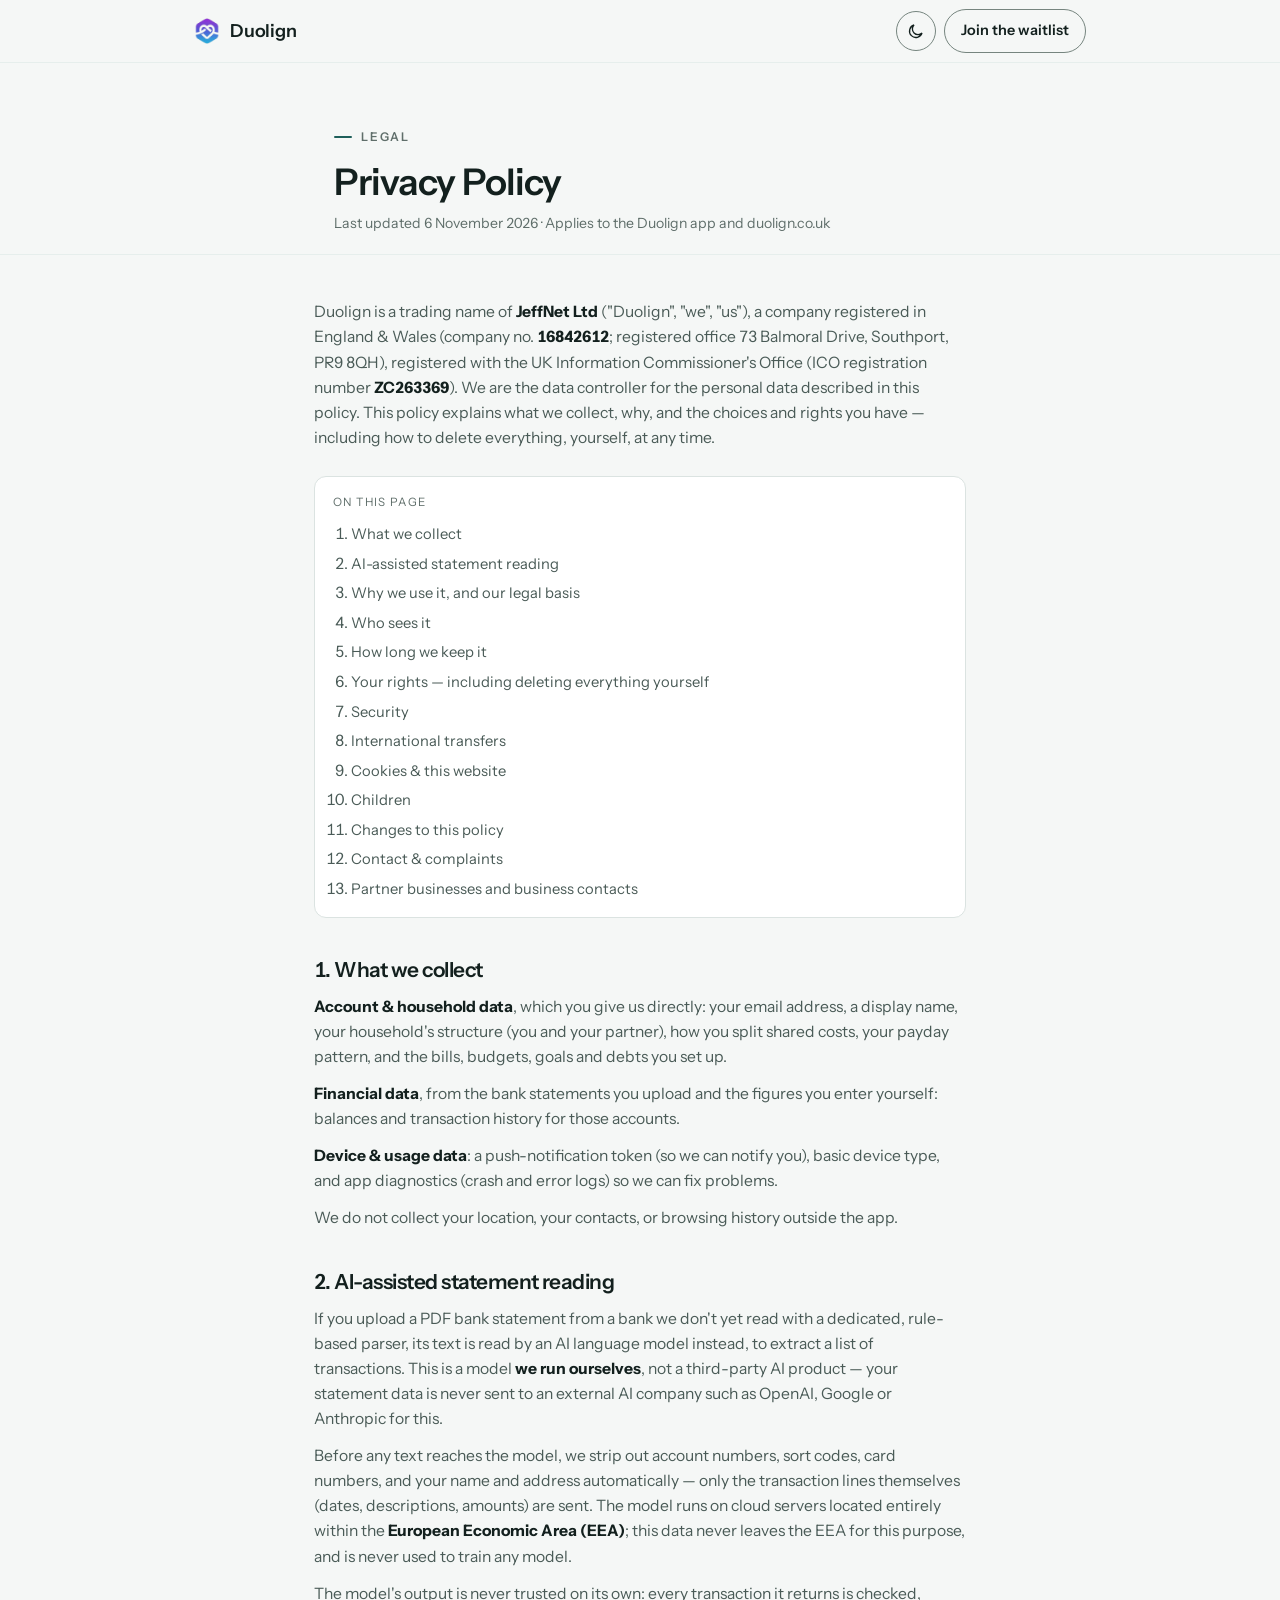
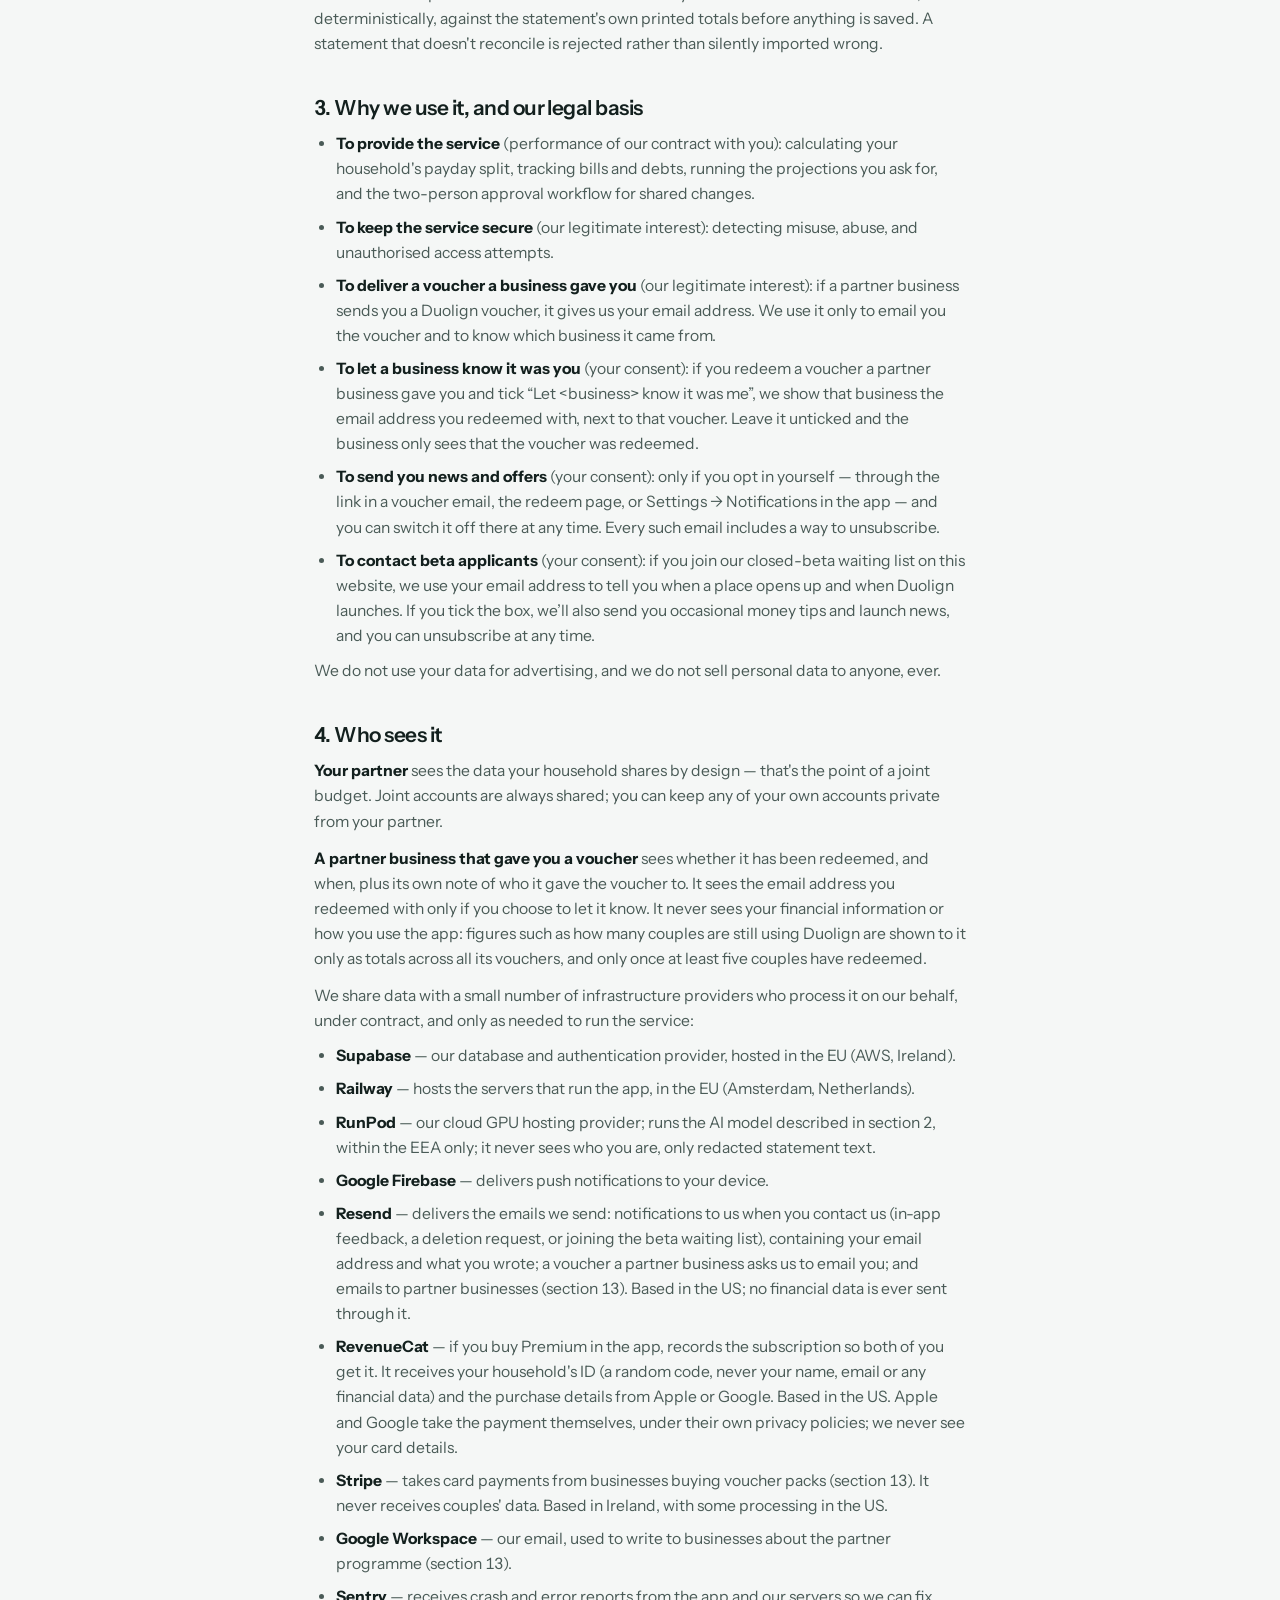
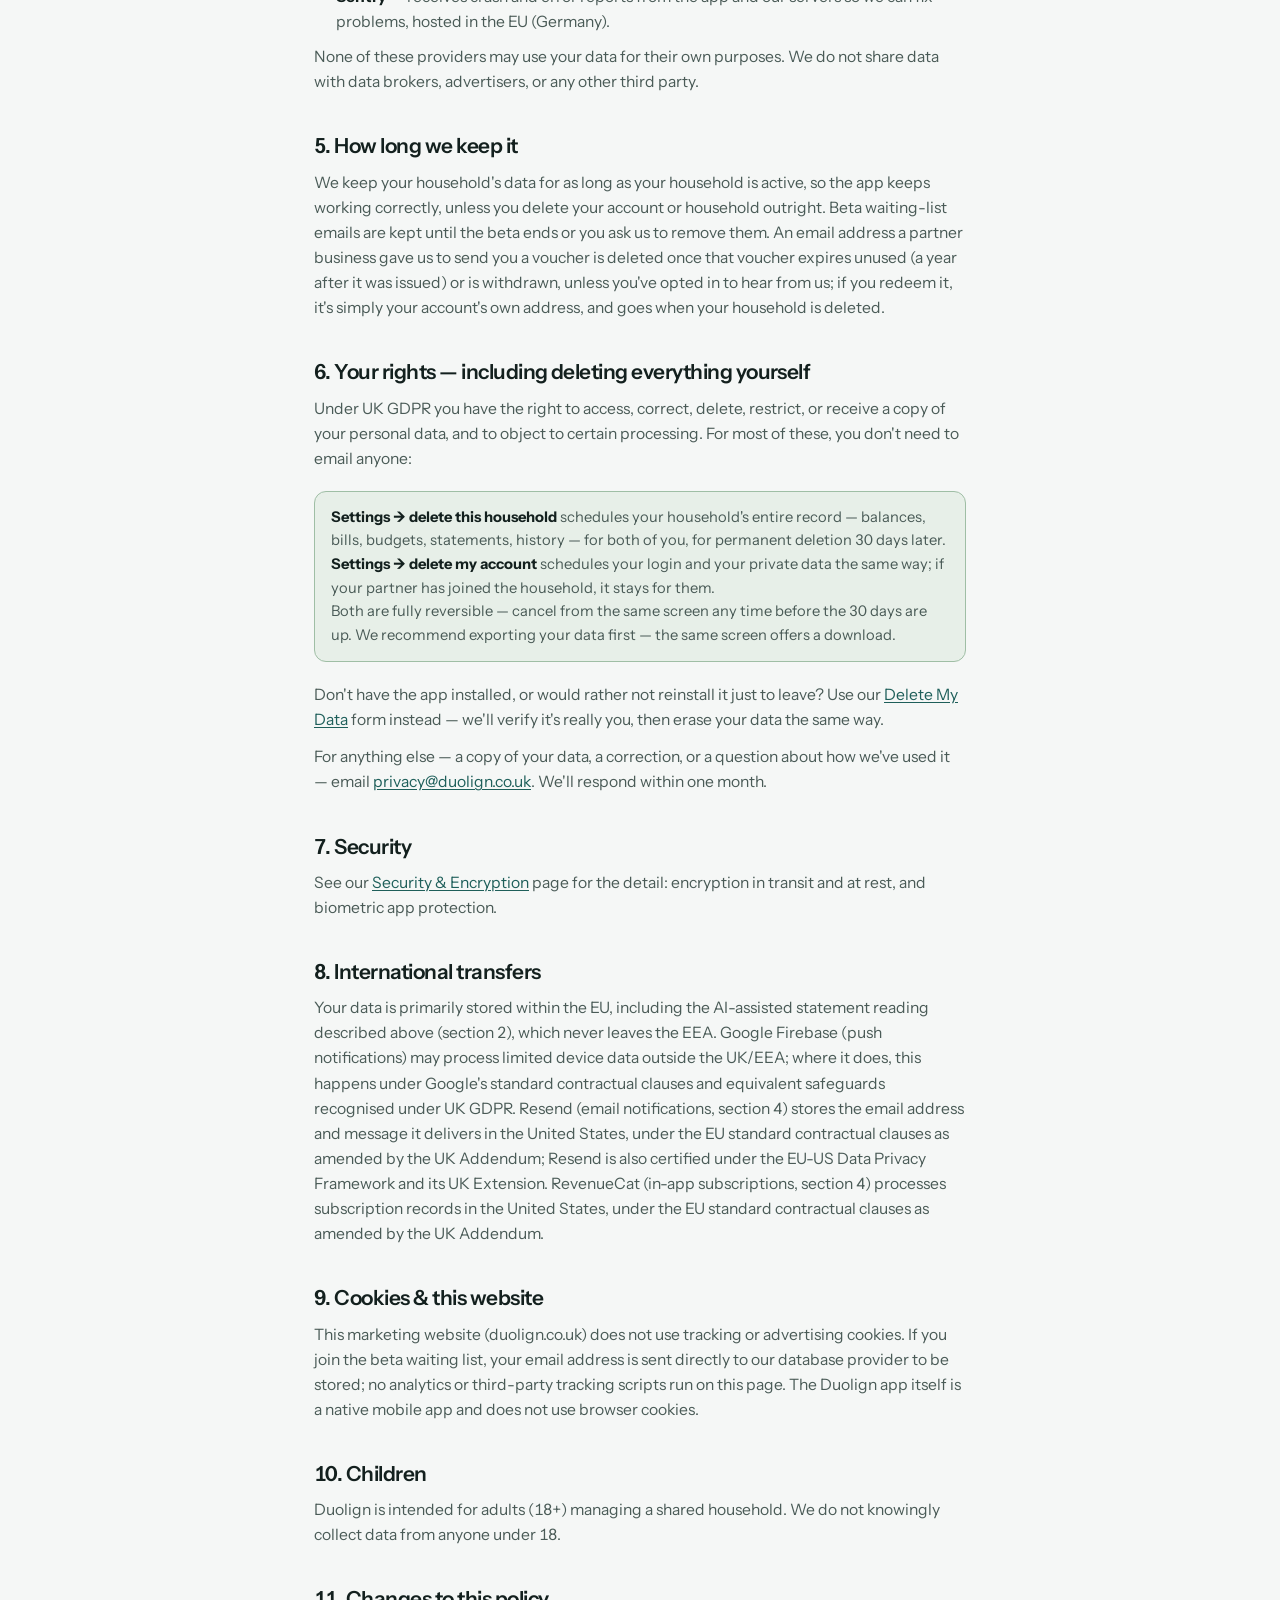
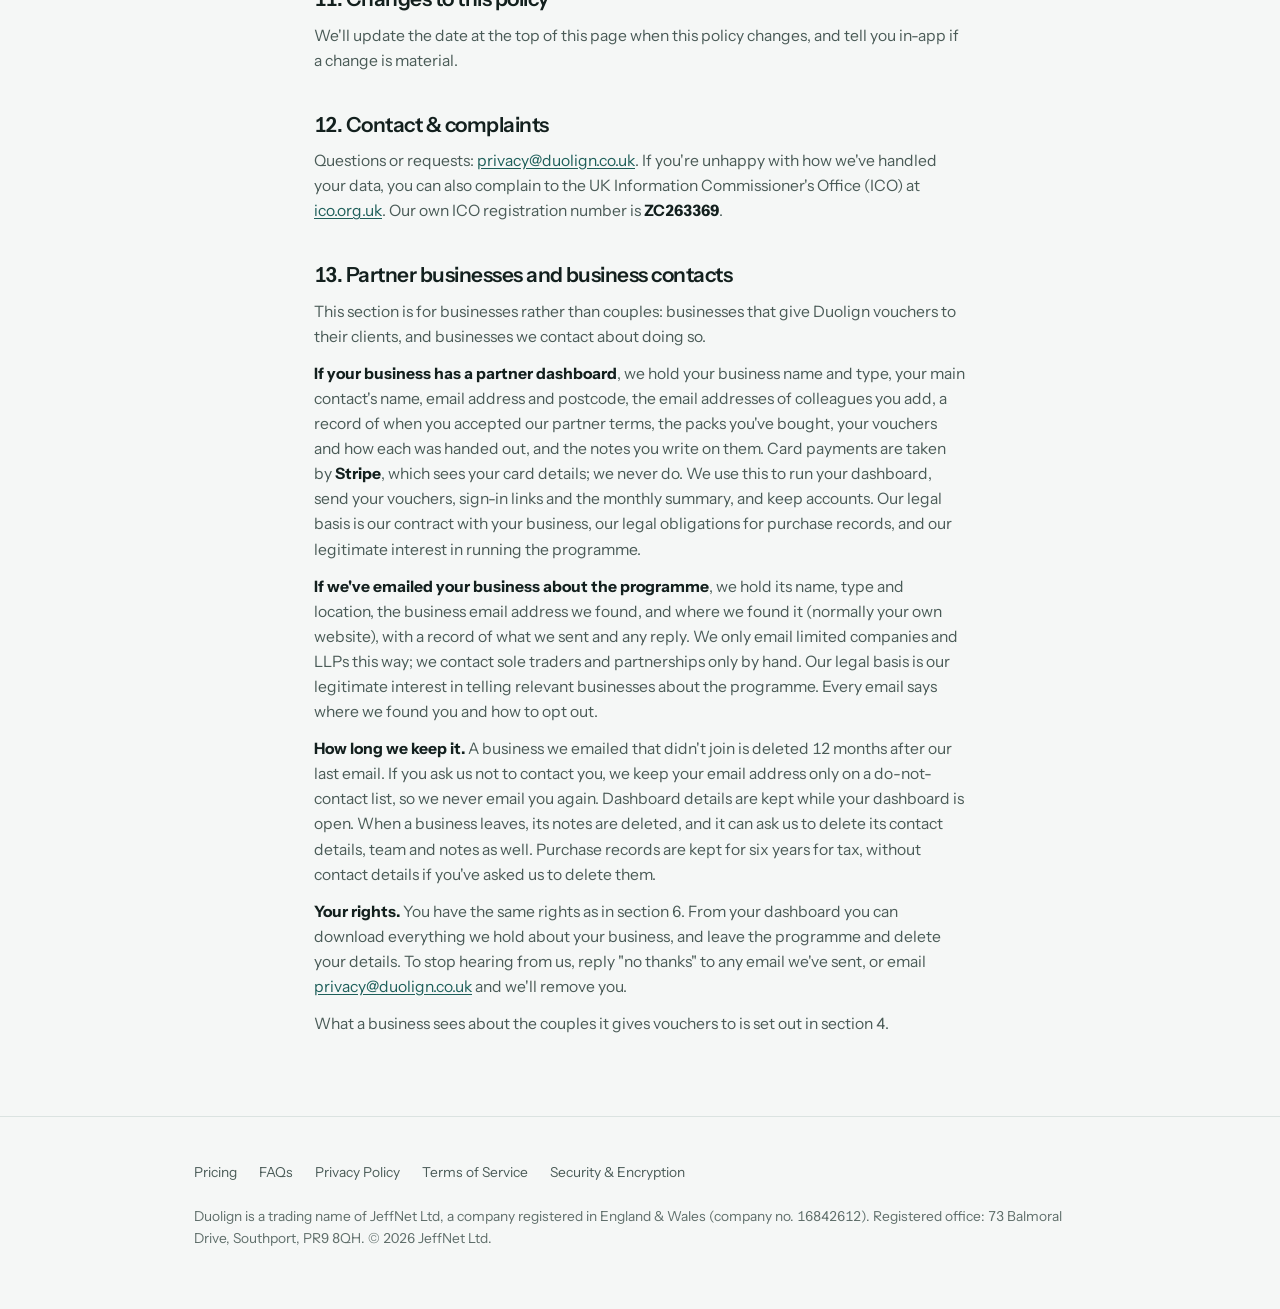
<file: privacy.html>
<!doctype html>
<html lang="en-GB">
<head>
<meta charset="utf-8">
<meta name="viewport" content="width=device-width, initial-scale=1">
<title>Privacy Policy — Duolign</title>
<meta name="description" content="How Duolign, a trading name of JeffNet Ltd, collects, uses and protects your data.">
<link rel="icon" type="image/png" href="assets/favicon.png">
<link rel="apple-touch-icon" href="assets/apple-touch-icon.png">
<link rel="preconnect" href="https://fonts.googleapis.com">
<link rel="preconnect" href="https://fonts.gstatic.com" crossorigin>
<link rel="stylesheet" href="https://fonts.googleapis.com/css2?family=Instrument+Sans:wght@400;500;600;700&display=swap">
<link rel="stylesheet" href="assets/styles.css?v=20261030">
<script src="assets/theme.js?v=20261023d"></script>
</head>
<body>

<header>
  <div class="wrap bar">
    <a class="brand" href="/">
      <img class="mark" src="assets/mark.png" alt="">
      Duolign
    </a>
    <a class="bar-cta" href="/#join">Join the waitlist</a>
  </div>
</header>

<main>
  <section class="legal-hero">
    <div class="wrap col">
      <span class="eyebrow">Legal</span>
      <h2 style="margin-top:14px">Privacy Policy</h2>
      <p class="updated">Last updated 6 November 2026 · Applies to the Duolign app and duolign.co.uk</p>
    </div>
  </section>

  <section class="legal-body">
    <div class="wrap col">

      <p>
        Duolign is a trading name of <strong>JeffNet Ltd</strong> ("Duolign", "we", "us"),
        a company registered in England &amp; Wales (company no. <strong>16842612</strong>;
        registered office 73 Balmoral Drive, Southport, PR9 8QH),
        registered with the UK Information Commissioner's Office (ICO registration number
        <strong>ZC263369</strong>). We are the data controller for the personal data described
        in this policy. This policy explains what we collect, why, and the choices and rights
        you have &mdash; including how to delete everything, yourself, at any time.
      </p>

      <div class="legal-toc">
        <div class="k">On this page</div>
        <ol>
          <li><a href="#data">What we collect</a></li>
          <li><a href="#ai">AI-assisted statement reading</a></li>
          <li><a href="#why">Why we use it, and our legal basis</a></li>
          <li><a href="#sharing">Who sees it</a></li>
          <li><a href="#retention">How long we keep it</a></li>
          <li><a href="#rights">Your rights &mdash; including deleting everything yourself</a></li>
          <li><a href="#security">Security</a></li>
          <li><a href="#transfers">International transfers</a></li>
          <li><a href="#cookies">Cookies &amp; this website</a></li>
          <li><a href="#children">Children</a></li>
          <li><a href="#changes">Changes to this policy</a></li>
          <li><a href="#contact">Contact &amp; complaints</a></li>
          <li><a href="#businesses">Partner businesses and business contacts</a></li>
        </ol>
      </div>

      <h2 id="data">1. What we collect</h2>
      <p><strong>Account &amp; household data</strong>, which you give us directly: your email address, a display name, your household's structure (you and your partner), how you split shared costs, your payday pattern, and the bills, budgets, goals and debts you set up.</p>
      <p><strong>Financial data</strong>, from the bank statements you upload and the figures you enter yourself: balances and transaction history for those accounts.</p>
      <p><strong>Device &amp; usage data</strong>: a push-notification token (so we can notify you), basic device type, and app diagnostics (crash and error logs) so we can fix problems.</p>
      <p>We do not collect your location, your contacts, or browsing history outside the app.</p>

      <h2 id="ai">2. AI-assisted statement reading</h2>
      <p>
        If you upload a PDF bank statement from a bank we don't yet read with a dedicated,
        rule-based parser, its text is read by an AI language model instead, to extract a list
        of transactions. This is a model <strong>we run ourselves</strong>, not a third-party AI
        product &mdash; your statement data is never sent to an external AI company such as
        OpenAI, Google or Anthropic for this.
      </p>
      <p>
        Before any text reaches the model, we strip out account numbers, sort codes, card
        numbers, and your name and address automatically &mdash; only the transaction lines
        themselves (dates, descriptions, amounts) are sent. The model runs on cloud servers
        located entirely within the <strong>European Economic Area (EEA)</strong>; this data
        never leaves the EEA for this purpose, and is never used to train any model.
      </p>
      <p>
        The model's output is never trusted on its own: every transaction it returns is checked,
        deterministically, against the statement's own printed totals before anything is saved.
        A statement that doesn't reconcile is rejected rather than silently imported wrong.
      </p>

      <h2 id="why">3. Why we use it, and our legal basis</h2>
      <ul>
        <li><strong>To provide the service</strong> (performance of our contract with you): calculating your household's payday split, tracking bills and debts, running the projections you ask for, and the two-person approval workflow for shared changes.</li>
        <li><strong>To keep the service secure</strong> (our legitimate interest): detecting misuse, abuse, and unauthorised access attempts.</li>
        <li><strong>To deliver a voucher a business gave you</strong> (our legitimate interest): if a partner business sends you a Duolign voucher, it gives us your email address. We use it only to email you the voucher and to know which business it came from.</li>
        <li><strong>To let a business know it was you</strong> (your consent): if you redeem a voucher a partner business gave you and tick &ldquo;Let &lt;business&gt; know it was me&rdquo;, we show that business the email address you redeemed with, next to that voucher. Leave it unticked and the business only sees that the voucher was redeemed.</li>
        <li><strong>To send you news and offers</strong> (your consent): only if you opt in yourself &mdash; through the link in a voucher email, the redeem page, or Settings &rarr; Notifications in the app &mdash; and you can switch it off there at any time. Every such email includes a way to unsubscribe.</li>
        <li><strong>To contact beta applicants</strong> (your consent): if you join our closed-beta waiting list on this website, we use your email address to tell you when a place opens up and when Duolign launches. If you tick the box, we&rsquo;ll also send you occasional money tips and launch news, and you can unsubscribe at any time.</li>
      </ul>
      <p>We do not use your data for advertising, and we do not sell personal data to anyone, ever.</p>

      <h2 id="sharing">4. Who sees it</h2>
      <p>
        <strong>Your partner</strong> sees the data your household shares by design &mdash; that's the point of a
        joint budget. Joint accounts are always shared; you can keep any of your own accounts private from
        your partner.
      </p>
      <p>
        <strong>A partner business that gave you a voucher</strong> sees whether it has been redeemed, and when,
        plus its own note of who it gave the voucher to. It sees the email address you redeemed with only if you
        choose to let it know. It never sees your financial information or how you use the app: figures such as
        how many couples are still using Duolign are shown to it only as totals across all its vouchers, and only
        once at least five couples have redeemed.
      </p>
      <p>We share data with a small number of infrastructure providers who process it on our behalf, under contract, and only as needed to run the service:</p>
      <ul>
        <li><strong>Supabase</strong> &mdash; our database and authentication provider, hosted in the EU (AWS, Ireland).</li>
        <li><strong>Railway</strong> &mdash; hosts the servers that run the app, in the EU (Amsterdam, Netherlands).</li>
        <li><strong>RunPod</strong> &mdash; our cloud GPU hosting provider; runs the AI model described in section 2, within the EEA only; it never sees who you are, only redacted statement text.</li>
        <li><strong>Google Firebase</strong> &mdash; delivers push notifications to your device.</li>
        <li><strong>Resend</strong> &mdash; delivers the emails we send: notifications to us when you contact us (in-app feedback, a deletion request, or joining the beta waiting list), containing your email address and what you wrote; a voucher a partner business asks us to email you; and emails to partner businesses (section 13). Based in the US; no financial data is ever sent through it.</li>
        <li><strong>RevenueCat</strong> &mdash; if you buy Premium in the app, records the subscription so both of you get it. It receives your household's ID (a random code, never your name, email or any financial data) and the purchase details from Apple or Google. Based in the US. Apple and Google take the payment themselves, under their own privacy policies; we never see your card details.</li>
        <li><strong>Stripe</strong> &mdash; takes card payments from businesses buying voucher packs (section 13). It never receives couples' data. Based in Ireland, with some processing in the US.</li>
        <li><strong>Google Workspace</strong> &mdash; our email, used to write to businesses about the partner programme (section 13).</li>
        <li><strong>Sentry</strong> &mdash; receives crash and error reports from the app and our servers so we can fix problems, hosted in the EU (Germany).</li>
      </ul>
      <p>None of these providers may use your data for their own purposes. We do not share data with data brokers, advertisers, or any other third party.</p>

      <h2 id="retention">5. How long we keep it</h2>
      <p>
        We keep your household's data for as long as your household is active, so the app keeps working correctly,
        unless you delete your account or household outright.
        Beta waiting-list emails are kept until the beta ends or you ask us to remove them.
        An email address a partner business gave us to send you a voucher is deleted once that voucher expires unused
        (a year after it was issued) or is withdrawn, unless you've opted in to hear from us; if you redeem it, it's
        simply your account's own address, and goes when your household is deleted.
      </p>

      <h2 id="rights">6. Your rights &mdash; including deleting everything yourself</h2>
      <p>Under UK GDPR you have the right to access, correct, delete, restrict, or receive a copy of your personal data, and to object to certain processing. For most of these, you don't need to email anyone:</p>
      <div class="callout">
        <strong>Settings &rarr; delete this household</strong> schedules your household's
        entire record &mdash; balances, bills, budgets, statements, history &mdash; for both of you,
        for permanent deletion 30 days later.
        <br><strong>Settings &rarr; delete my account</strong> schedules your login and
        your private data the same way; if your partner has joined the household, it stays for them.
        <br>Both are fully reversible &mdash; cancel from the same screen any time before the 30
        days are up. We recommend exporting your data first &mdash; the same screen offers a
        download.
      </div>
      <p>
        Don't have the app installed, or would rather not reinstall it just to leave? Use our
        <a class="inline" href="delete-data.html">Delete My Data</a> form instead &mdash; we'll
        verify it's really you, then erase your data the same way.
      </p>
      <p>For anything else &mdash; a copy of your data, a correction, or a question about how we've used it &mdash; email <a class="inline" href="mailto:privacy@duolign.co.uk">privacy@duolign.co.uk</a>. We'll respond within one month.</p>

      <h2 id="security">7. Security</h2>
      <p>See our <a class="inline" href="security.html">Security &amp; Encryption</a> page for the detail: encryption in transit and at rest, and biometric app protection.</p>

      <h2 id="transfers">8. International transfers</h2>
      <p>
        Your data is primarily stored within the EU, including the AI-assisted statement
        reading described above (section 2), which never leaves the EEA. Google Firebase (push
        notifications) may process limited device data outside the UK/EEA; where it does, this
        happens under Google's standard contractual clauses and equivalent safeguards recognised
        under UK GDPR. Resend (email notifications, section 4) stores the email address and
        message it delivers in the United States, under the EU standard contractual clauses as
        amended by the UK Addendum; Resend is also certified under the EU-US Data Privacy
        Framework and its UK Extension. RevenueCat (in-app subscriptions, section 4) processes
        subscription records in the United States, under the EU standard contractual clauses as
        amended by the UK Addendum.
      </p>

      <h2 id="cookies">9. Cookies &amp; this website</h2>
      <p>
        This marketing website (duolign.co.uk) does not use tracking or advertising cookies.
        If you join the beta waiting list, your email address is sent directly to our database
        provider to be stored; no analytics or third-party tracking scripts run on this page.
        The Duolign app itself is a native mobile app and does not use browser cookies.
      </p>

      <h2 id="children">10. Children</h2>
      <p>Duolign is intended for adults (18+) managing a shared household. We do not knowingly collect data from anyone under 18.</p>

      <h2 id="changes">11. Changes to this policy</h2>
      <p>We'll update the date at the top of this page when this policy changes, and tell you in-app if a change is material.</p>

      <h2 id="contact">12. Contact &amp; complaints</h2>
      <p>
        Questions or requests: <a class="inline" href="mailto:privacy@duolign.co.uk">privacy@duolign.co.uk</a>.
        If you're unhappy with how we've handled your data, you can also complain to the UK
        Information Commissioner's Office (ICO) at
        <a class="inline" href="https://ico.org.uk" target="_blank" rel="noopener">ico.org.uk</a>.
        Our own ICO registration number is <strong>ZC263369</strong>.
      </p>

      <h2 id="businesses">13. Partner businesses and business contacts</h2>
      <p>This section is for businesses rather than couples: businesses that give Duolign vouchers to their clients, and businesses we contact about doing so.</p>
      <p><strong>If your business has a partner dashboard</strong>, we hold your business name and type, your main contact's name, email address and postcode, the email addresses of colleagues you add, a record of when you accepted our partner terms, the packs you've bought, your vouchers and how each was handed out, and the notes you write on them. Card payments are taken by <strong>Stripe</strong>, which sees your card details; we never do. We use this to run your dashboard, send your vouchers, sign-in links and the monthly summary, and keep accounts. Our legal basis is our contract with your business, our legal obligations for purchase records, and our legitimate interest in running the programme.</p>
      <p><strong>If we've emailed your business about the programme</strong>, we hold its name, type and location, the business email address we found, and where we found it (normally your own website), with a record of what we sent and any reply. We only email limited companies and LLPs this way; we contact sole traders and partnerships only by hand. Our legal basis is our legitimate interest in telling relevant businesses about the programme. Every email says where we found you and how to opt out.</p>
      <p><strong>How long we keep it.</strong> A business we emailed that didn't join is deleted 12 months after our last email. If you ask us not to contact you, we keep your email address only on a do-not-contact list, so we never email you again. Dashboard details are kept while your dashboard is open. When a business leaves, its notes are deleted, and it can ask us to delete its contact details, team and notes as well. Purchase records are kept for six years for tax, without contact details if you've asked us to delete them.</p>
      <p><strong>Your rights.</strong> You have the same rights as in section 6. From your dashboard you can download everything we hold about your business, and leave the programme and delete your details. To stop hearing from us, reply "no thanks" to any email we've sent, or email <a class="inline" href="mailto:privacy@duolign.co.uk">privacy@duolign.co.uk</a> and we'll remove you.</p>
      <p>What a business sees about the couples it gives vouchers to is set out in section 4.</p>

    </div>
  </section>
</main>

<footer>
  <div class="wrap">
    <div class="flinks">
      <a href="pricing.html">Pricing</a>
      <a href="faq.html">FAQs</a>
      <a href="privacy.html">Privacy Policy</a>
      <a href="terms.html">Terms of Service</a>
      <a href="security.html">Security &amp; Encryption</a>
    </div>
    <p class="co">Duolign is a trading name of JeffNet Ltd, a company registered in England &amp; Wales (company no. 16842612). Registered office: 73 Balmoral Drive, Southport, PR9 8QH. &copy; <span id="yr">2026</span> JeffNet Ltd.</p>
  </div>
</footer>

<script src="assets/site.js?v=20261030"></script>
</body>
</html>
</file>
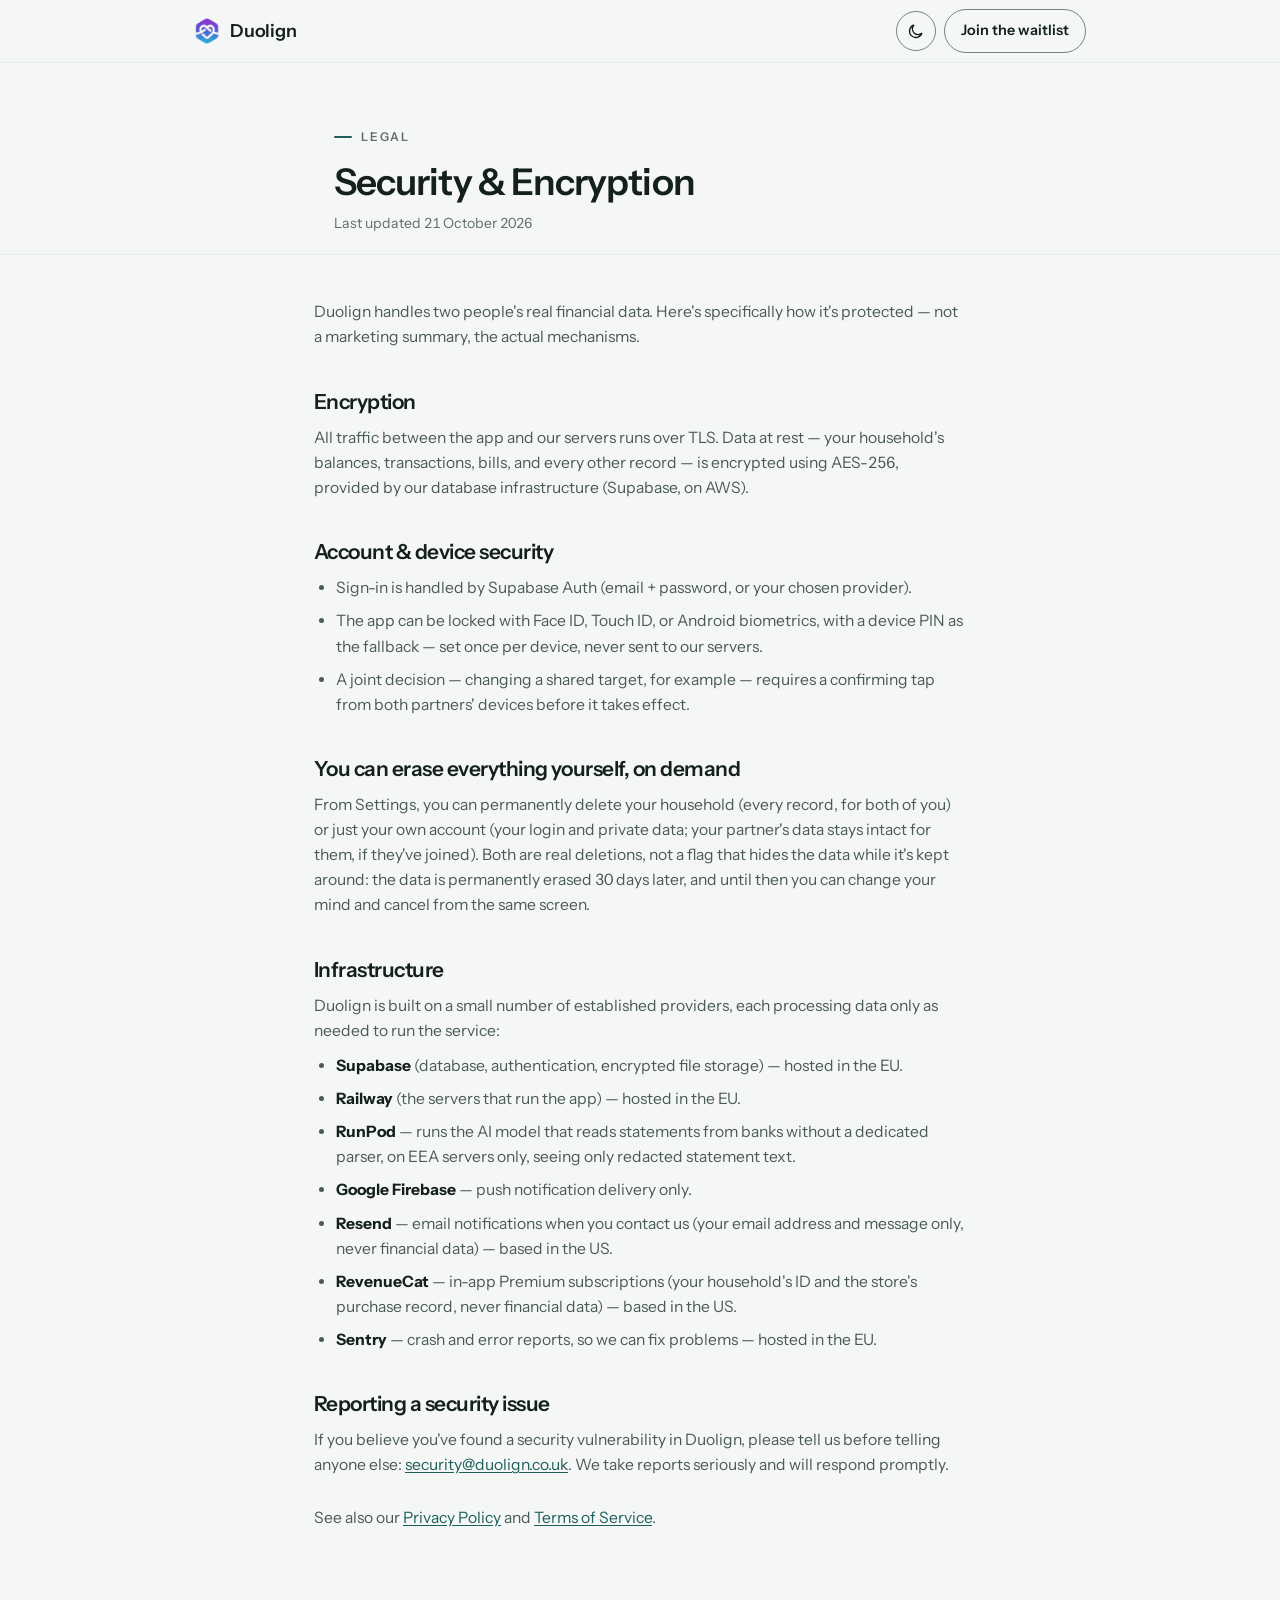
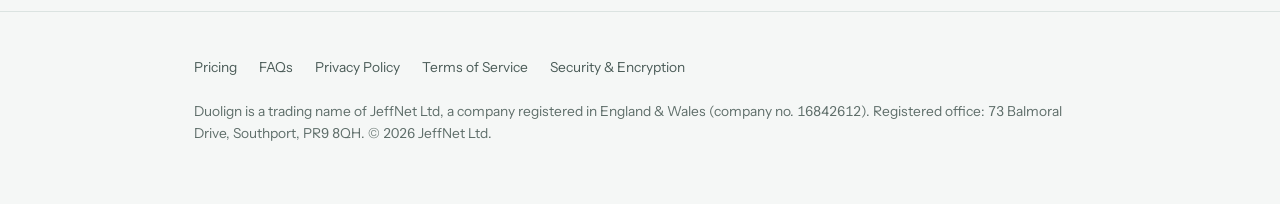
<file: security.html>
<!doctype html>
<html lang="en-GB">
<head>
<meta charset="utf-8">
<meta name="viewport" content="width=device-width, initial-scale=1">
<title>Security &amp; Encryption — Duolign</title>
<meta name="description" content="How Duolign protects your household's financial data — encryption, statement privacy, and account security.">
<link rel="icon" type="image/png" href="assets/favicon.png">
<link rel="apple-touch-icon" href="assets/apple-touch-icon.png">
<link rel="preconnect" href="https://fonts.googleapis.com">
<link rel="preconnect" href="https://fonts.gstatic.com" crossorigin>
<link rel="stylesheet" href="https://fonts.googleapis.com/css2?family=Instrument+Sans:wght@400;500;600;700&display=swap">
<link rel="stylesheet" href="assets/styles.css?v=20261030">
<script src="assets/theme.js?v=20261023d"></script>
</head>
<body>

<header>
  <div class="wrap bar">
    <a class="brand" href="/">
      <img class="mark" src="assets/mark.png" alt="">
      Duolign
    </a>
    <a class="bar-cta" href="/#join">Join the waitlist</a>
  </div>
</header>

<main>
  <section class="legal-hero">
    <div class="wrap col">
      <span class="eyebrow">Legal</span>
      <h2 style="margin-top:14px">Security &amp; Encryption</h2>
      <p class="updated">Last updated 21 October 2026</p>
    </div>
  </section>

  <section class="legal-body">
    <div class="wrap col">

      <p>
        Duolign handles two people's real financial data. Here's specifically how it's protected
        &mdash; not a marketing summary, the actual mechanisms.
      </p>

      <h2>Encryption</h2>
      <p>
        All traffic between the app and our servers runs over TLS. Data at rest &mdash; your
        household's balances, transactions, bills, and every other record &mdash; is encrypted
        using AES-256, provided by our database infrastructure (Supabase, on AWS).
      </p>

      <h2>Account &amp; device security</h2>
      <ul>
        <li>Sign-in is handled by Supabase Auth (email + password, or your chosen provider).</li>
        <li>The app can be locked with Face ID, Touch ID, or Android biometrics, with a device PIN as the fallback &mdash; set once per device, never sent to our servers.</li>
        <li>A joint decision &mdash; changing a shared target, for example &mdash; requires a confirming tap from both partners' devices before it takes effect.</li>
      </ul>

      <h2>You can erase everything yourself, on demand</h2>
      <p>
        From Settings, you can permanently delete your household (every record, for both of you)
        or just your own account (your login and private data; your partner's data stays intact
        for them, if they've joined). Both are real deletions, not a flag that hides the data while
        it's kept around: the data is permanently erased 30 days later, and until then you can
        change your mind and cancel from the same screen.
      </p>

      <h2>Infrastructure</h2>
      <p>Duolign is built on a small number of established providers, each processing data only as needed to run the service:</p>
      <ul>
        <li><strong>Supabase</strong> (database, authentication, encrypted file storage) &mdash; hosted in the EU.</li>
        <li><strong>Railway</strong> (the servers that run the app) &mdash; hosted in the EU.</li>
        <li><strong>RunPod</strong> &mdash; runs the AI model that reads statements from banks without a dedicated parser, on EEA servers only, seeing only redacted statement text.</li>
        <li><strong>Google Firebase</strong> &mdash; push notification delivery only.</li>
        <li><strong>Resend</strong> &mdash; email notifications when you contact us (your email address and message only, never financial data) &mdash; based in the US.</li>
        <li><strong>RevenueCat</strong> &mdash; in-app Premium subscriptions (your household's ID and the store's purchase record, never financial data) &mdash; based in the US.</li>
        <li><strong>Sentry</strong> &mdash; crash and error reports, so we can fix problems &mdash; hosted in the EU.</li>
      </ul>

      <h2>Reporting a security issue</h2>
      <p>
        If you believe you've found a security vulnerability in Duolign, please tell us before
        telling anyone else: <a class="inline" href="mailto:security@duolign.co.uk">security@duolign.co.uk</a>.
        We take reports seriously and will respond promptly.
      </p>

      <p style="margin-top:28px">See also our <a class="inline" href="privacy.html">Privacy Policy</a> and <a class="inline" href="terms.html">Terms of Service</a>.</p>

    </div>
  </section>
</main>

<footer>
  <div class="wrap">
    <div class="flinks">
      <a href="pricing.html">Pricing</a>
      <a href="faq.html">FAQs</a>
      <a href="privacy.html">Privacy Policy</a>
      <a href="terms.html">Terms of Service</a>
      <a href="security.html">Security &amp; Encryption</a>
    </div>
    <p class="co">Duolign is a trading name of JeffNet Ltd, a company registered in England &amp; Wales (company no. 16842612). Registered office: 73 Balmoral Drive, Southport, PR9 8QH. &copy; <span id="yr">2026</span> JeffNet Ltd.</p>
  </div>
</footer>

<script src="assets/site.js?v=20261030"></script>
</body>
</html>
</file>
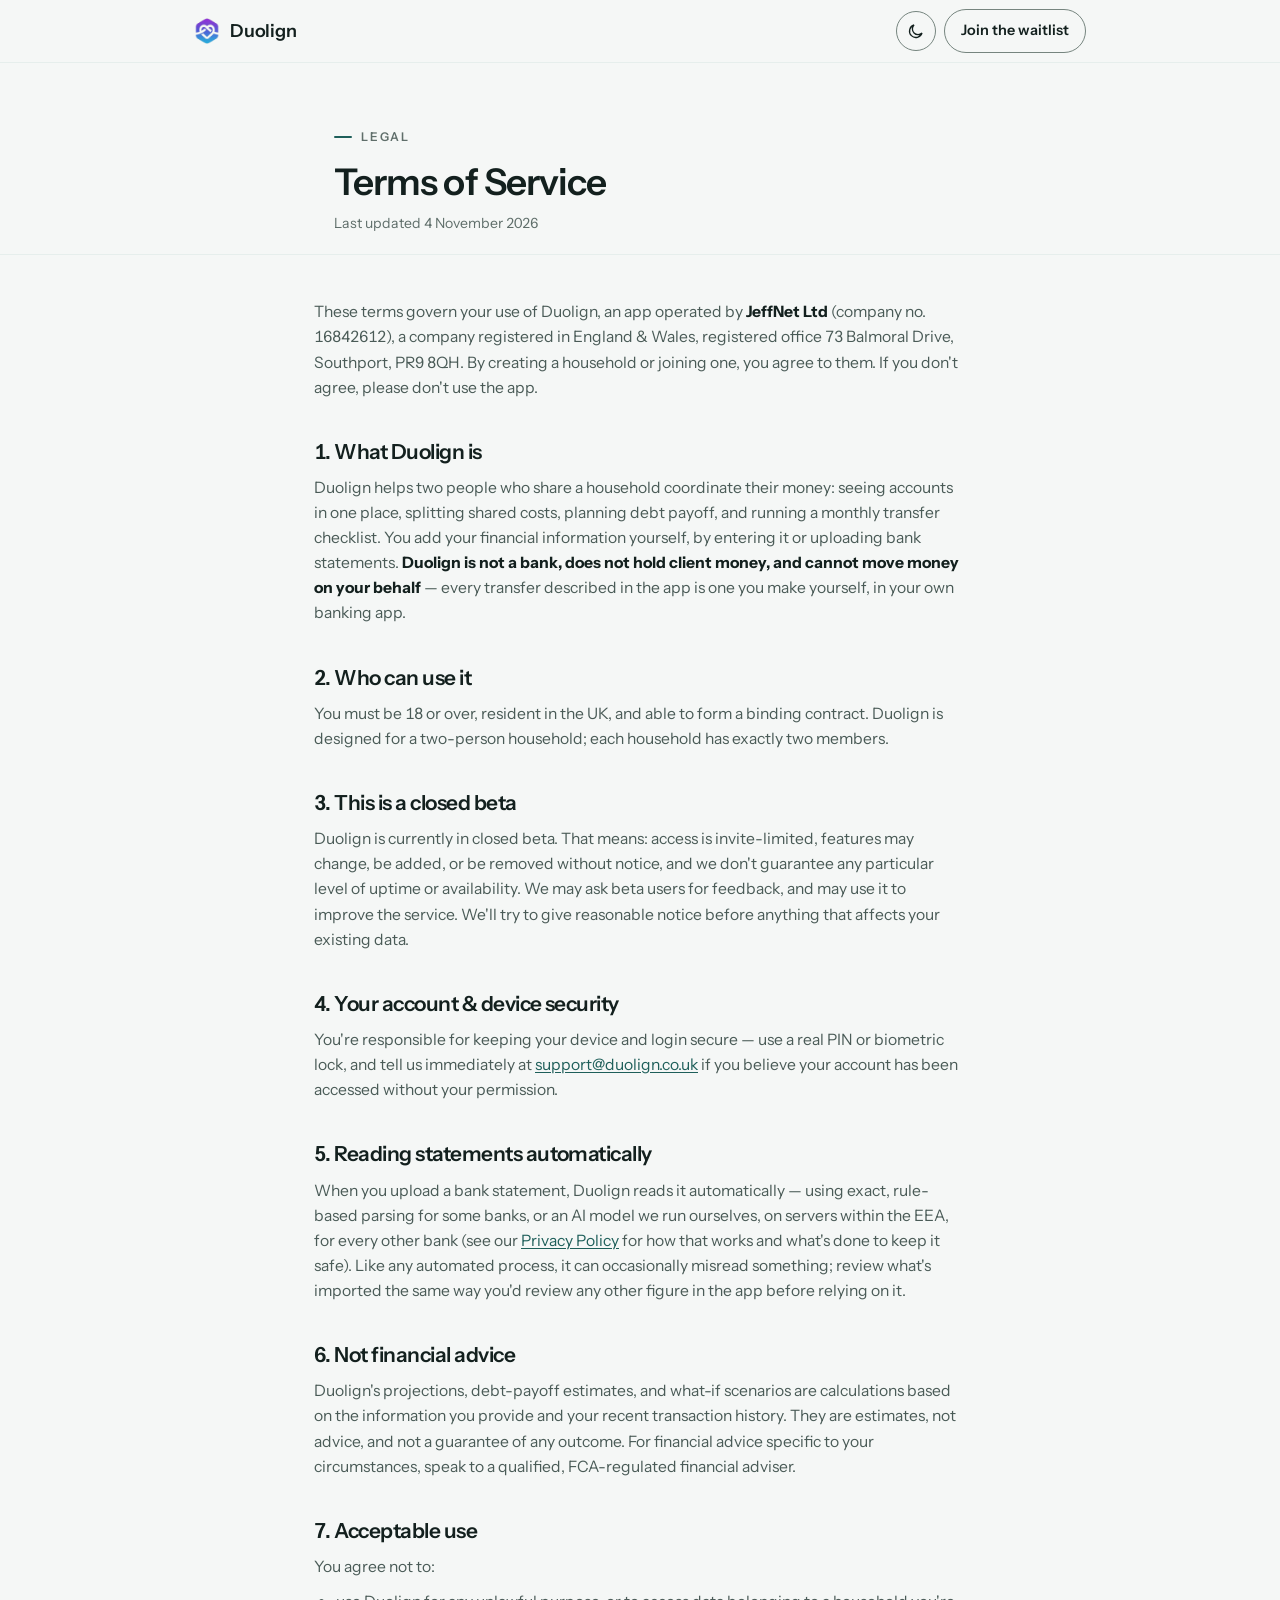
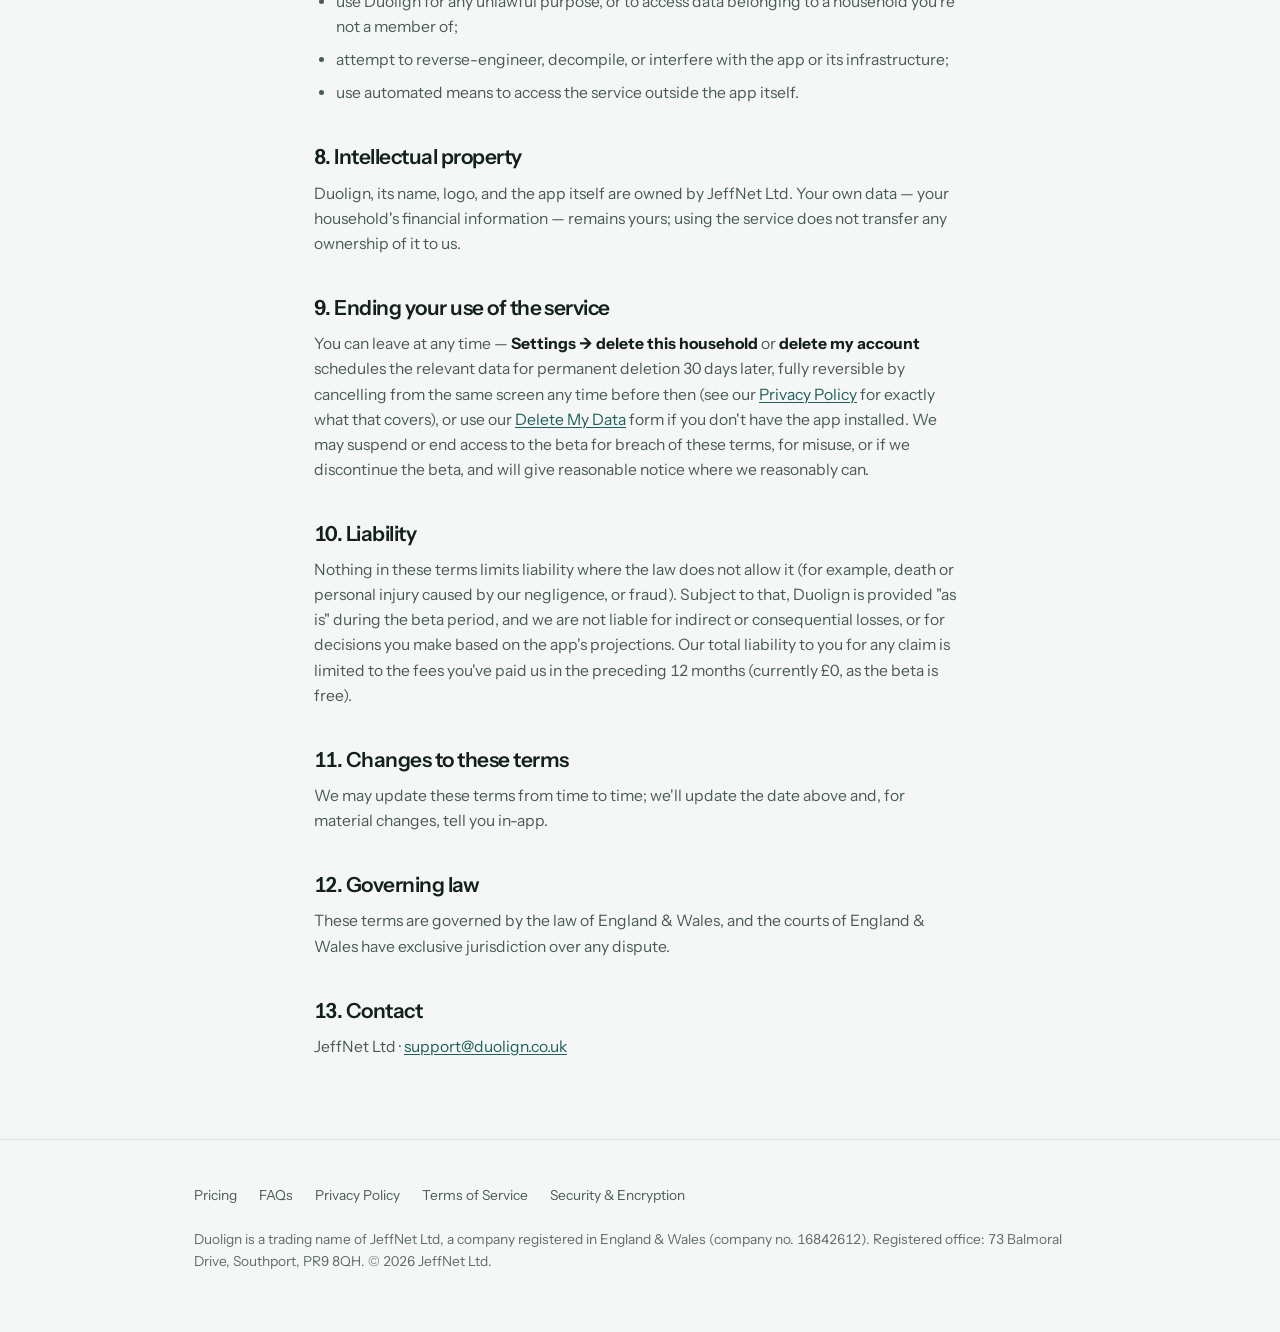
<file: terms.html>
<!doctype html>
<html lang="en-GB">
<head>
<meta charset="utf-8">
<meta name="viewport" content="width=device-width, initial-scale=1">
<title>Terms of Service — Duolign</title>
<meta name="description" content="The terms that apply to using the Duolign app, operated by JeffNet Ltd.">
<link rel="icon" type="image/png" href="assets/favicon.png">
<link rel="apple-touch-icon" href="assets/apple-touch-icon.png">
<link rel="preconnect" href="https://fonts.googleapis.com">
<link rel="preconnect" href="https://fonts.gstatic.com" crossorigin>
<link rel="stylesheet" href="https://fonts.googleapis.com/css2?family=Instrument+Sans:wght@400;500;600;700&display=swap">
<link rel="stylesheet" href="assets/styles.css?v=20261030">
<script src="assets/theme.js?v=20261023d"></script>
</head>
<body>

<header>
  <div class="wrap bar">
    <a class="brand" href="/">
      <img class="mark" src="assets/mark.png" alt="">
      Duolign
    </a>
    <a class="bar-cta" href="/#join">Join the waitlist</a>
  </div>
</header>

<main>
  <section class="legal-hero">
    <div class="wrap col">
      <span class="eyebrow">Legal</span>
      <h2 style="margin-top:14px">Terms of Service</h2>
      <p class="updated">Last updated 4 November 2026</p>
    </div>
  </section>

  <section class="legal-body">
    <div class="wrap col">

      <p>
        These terms govern your use of Duolign, an app operated by <strong>JeffNet Ltd</strong>
        (company no. 16842612), a company registered in England &amp; Wales, registered office
        73 Balmoral Drive, Southport, PR9 8QH. By creating a
        household or joining one, you agree to them. If you don't agree, please don't use the app.
      </p>

      <h2>1. What Duolign is</h2>
      <p>
        Duolign helps two people who share a household coordinate their money: seeing accounts
        in one place, splitting shared costs, planning debt payoff, and running a monthly
        transfer checklist. You add your financial information yourself, by entering it or
        uploading bank statements. <strong>Duolign is not a bank, does not hold client money, and cannot
        move money on your behalf</strong> &mdash; every transfer described in the app is one
        you make yourself, in your own banking app.
      </p>

      <h2>2. Who can use it</h2>
      <p>You must be 18 or over, resident in the UK, and able to form a binding contract. Duolign is designed for a two-person household; each household has exactly two members.</p>

      <h2>3. This is a closed beta</h2>
      <p>
        Duolign is currently in closed beta. That means: access is invite-limited, features may
        change, be added, or be removed without notice, and we don't guarantee any particular
        level of uptime or availability. We may ask beta users for feedback, and may use it to
        improve the service. We'll try to give reasonable notice before anything that affects
        your existing data.
      </p>

      <h2>4. Your account &amp; device security</h2>
      <p>
        You're responsible for keeping your device and login secure &mdash; use a real PIN or
        biometric lock, and tell us immediately at
        <a class="inline" href="mailto:support@duolign.co.uk">support@duolign.co.uk</a> if you
        believe your account has been accessed without your permission.
      </p>

      <h2>5. Reading statements automatically</h2>
      <p>
        When you upload a bank statement, Duolign reads it automatically &mdash; using exact,
        rule-based parsing for some banks, or an AI model we run ourselves, on servers within the
        EEA, for every other bank (see our <a class="inline" href="privacy.html#ai">Privacy
        Policy</a> for how that works and what's done to keep it safe). Like any automated
        process, it can occasionally misread something; review what's imported the same way
        you'd review any other figure in the app before relying on it.
      </p>

      <h2>6. Not financial advice</h2>
      <p>
        Duolign's projections, debt-payoff estimates, and what-if scenarios are calculations
        based on the information you provide and your recent transaction history. They are
        estimates, not advice, and not a guarantee of any outcome. For financial advice specific
        to your circumstances, speak to a qualified, FCA-regulated financial adviser.
      </p>

      <h2>7. Acceptable use</h2>
      <p>You agree not to:</p>
      <ul>
        <li>use Duolign for any unlawful purpose, or to access data belonging to a household you're not a member of;</li>
        <li>attempt to reverse-engineer, decompile, or interfere with the app or its infrastructure;</li>
        <li>use automated means to access the service outside the app itself.</li>
      </ul>

      <h2>8. Intellectual property</h2>
      <p>Duolign, its name, logo, and the app itself are owned by JeffNet Ltd. Your own data &mdash; your household's financial information &mdash; remains yours; using the service does not transfer any ownership of it to us.</p>

      <h2>9. Ending your use of the service</h2>
      <p>
        You can leave at any time &mdash; <strong>Settings &rarr; delete this household</strong> or
        <strong>delete my account</strong> schedules the relevant data for permanent deletion 30
        days later, fully reversible by cancelling from the same screen any time before then
        (see our <a class="inline" href="privacy.html">Privacy Policy</a> for exactly what that
        covers), or use our <a class="inline" href="delete-data.html">Delete My Data</a> form if
        you don't have the app installed. We may suspend or end access to the beta for breach of
        these terms, for misuse,
        or if we discontinue the beta, and will give reasonable notice where we reasonably can.
      </p>

      <h2>10. Liability</h2>
      <p>
        Nothing in these terms limits liability where the law does not allow it (for example,
        death or personal injury caused by our negligence, or fraud). Subject to that, Duolign is
        provided "as is" during the beta period, and we are not liable for indirect or
        consequential losses, or for decisions you make based on the app's projections. Our total
        liability to you for any claim is limited to the fees you've paid us in the preceding 12
        months (currently £0, as the beta is free).
      </p>

      <h2>11. Changes to these terms</h2>
      <p>We may update these terms from time to time; we'll update the date above and, for material changes, tell you in-app.</p>

      <h2>12. Governing law</h2>
      <p>These terms are governed by the law of England &amp; Wales, and the courts of England &amp; Wales have exclusive jurisdiction over any dispute.</p>

      <h2>13. Contact</h2>
      <p>JeffNet Ltd &middot; <a class="inline" href="mailto:support@duolign.co.uk">support@duolign.co.uk</a></p>

    </div>
  </section>
</main>

<footer>
  <div class="wrap">
    <div class="flinks">
      <a href="pricing.html">Pricing</a>
      <a href="faq.html">FAQs</a>
      <a href="privacy.html">Privacy Policy</a>
      <a href="terms.html">Terms of Service</a>
      <a href="security.html">Security &amp; Encryption</a>
    </div>
    <p class="co">Duolign is a trading name of JeffNet Ltd, a company registered in England &amp; Wales (company no. 16842612). Registered office: 73 Balmoral Drive, Southport, PR9 8QH. &copy; <span id="yr">2026</span> JeffNet Ltd.</p>
  </div>
</footer>

<script src="assets/site.js?v=20261030"></script>
</body>
</html>
</file>
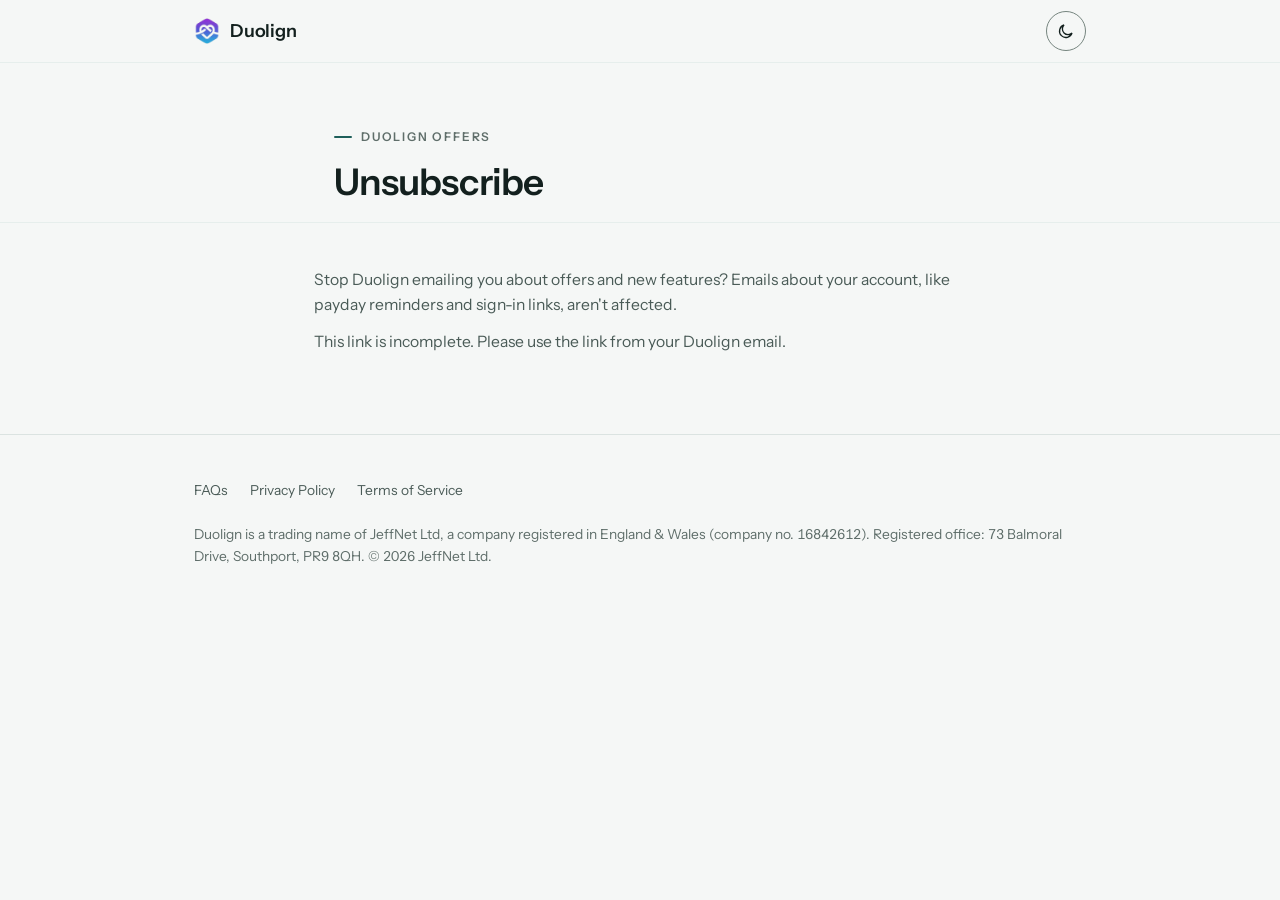
<file: unsubscribe.html>
<!doctype html>
<html lang="en-GB">
<head>
<meta charset="utf-8">
<meta name="viewport" content="width=device-width, initial-scale=1">
<title>Unsubscribe — Duolign</title>
<meta name="robots" content="noindex">
<link rel="icon" type="image/png" href="assets/favicon.png">
<link rel="apple-touch-icon" href="assets/apple-touch-icon.png">
<link rel="preconnect" href="https://fonts.googleapis.com">
<link rel="preconnect" href="https://fonts.gstatic.com" crossorigin>
<link rel="stylesheet" href="https://fonts.googleapis.com/css2?family=Instrument+Sans:wght@400;500;600;700&display=swap">
<link rel="stylesheet" href="assets/styles.css?v=20261030">
<script src="assets/theme.js?v=20261023d"></script>
</head>
<body>

<header>
  <div class="wrap bar">
    <a class="brand" href="/">
      <img class="mark" src="assets/mark.png" alt="">
      Duolign
    </a>
  </div>
</header>

<main>
  <section class="legal-hero">
    <div class="wrap col">
      <span class="eyebrow">Duolign offers</span>
      <h2 style="margin-top:14px">Unsubscribe</h2>
    </div>
  </section>

  <section class="legal-body">
    <div class="wrap col">
      <p id="kp-intro">Stop Duolign emailing you about offers and new features? Emails about your account, like payday reminders and sign-in links, aren't affected.</p>
      <button type="button" class="btn-primary" id="kp-yes">Unsubscribe me</button>
      <p class="form-error" id="kp-error" hidden></p>
      <div class="form-done" id="kp-done" hidden></div>
    </div>
  </section>
</main>

<footer>
  <div class="wrap">
    <div class="flinks">
      <a href="faq.html">FAQs</a>
      <a href="privacy.html">Privacy Policy</a>
      <a href="terms.html">Terms of Service</a>
    </div>
    <p class="co">Duolign is a trading name of JeffNet Ltd, a company registered in England &amp; Wales (company no. 16842612). Registered office: 73 Balmoral Drive, Southport, PR9 8QH. &copy; 2026 JeffNet Ltd.</p>
  </div>
</footer>

<script>
// Unsubscribing takes one click on the button -- arriving on the page
// records nothing, so a link preview or email scanner opening it can't
// unsubscribe someone on their behalf.
(function () {
  const token = new URLSearchParams(location.search).get('t');
  const yes = document.getElementById('kp-yes');
  const error = document.getElementById('kp-error');
  const done = document.getElementById('kp-done');
  if (!token) {
    yes.hidden = true;
    error.textContent = 'This link is incomplete. Please use the link from your Duolign email.';
    error.hidden = false;
    return;
  }
  yes.addEventListener('click', async () => {
    yes.disabled = true;
    error.hidden = true;
    try {
      const resp = await fetch('https://couplefinanceapp-production.up.railway.app/api/partner/unsubscribe', {
        method: 'POST', headers: { 'Content-Type': 'application/json' }, body: JSON.stringify({ token }),
      });
      const data = await resp.json().catch(() => null);
      if (!resp.ok) throw new Error((data && data.detail) || 'Something went wrong. Please try again.');
      yes.hidden = true;
      done.textContent = `Done. ${data.email} won't get Duolign news or offers any more. You can opt back in from Settings in the app.`;
      done.hidden = false;
    } catch (ex) {
      error.textContent = ex.message.startsWith('Failed to fetch') ? "Can't reach Duolign right now. Please try again." : ex.message;
      error.hidden = false;
      yes.disabled = false;
    }
  });
})();
</script>
</body>
</html>
</file>
<file: assets/styles.css>
/* Duolign marketing site -- shared styles, on the app's "Two of you" design
   system: solid teal, one family (Instrument Sans) with tabular figures for
   money, partner colours only as small marks.

   Referenced everywhere as assets/styles.css?v=<date> (site.js the same
   way) -- GitHub Pages/Fastly cache each file independently for 10
   minutes (Cache-Control: max-age=600), so a deploy that changes both
   HTML and this file could otherwise serve a visitor a stale copy of
   one alongside a fresh copy of the other for up to that long. Bump the
   ?v= date on every HTML page when either file changes. */

/* "Two of you" design system (2026-10-23): the same tokens as the app
   (Couple_finance_app design-system/tokens.json). One brand colour (teal),
   partner colours only as small marks, no gradients. Light is the base and
   dark follows the visitor's device; the same values as the app's themes. */
:root {
  --ground: #f5f7f6;
  --ground-2: #ffffff;
  --raise: #ffffff;
  --raise-strong: #e6eeec;
  --edge: #dbe3e1;
  --edge-soft: #e6eeec;
  --edge-strong: #76857f;
  --ink: #13201e;
  --ink-2: #4a5b57;
  --ink-3: #5f6e6a;
  --teal: #1e5f5a;
  --on-teal: #ffffff;
  --accent: #1e5f5a;
  --partner-a: #2a64ad;
  --partner-b: #6a4ab0;
  --good: #2f7a35;
  --danger: #b42d22;
  --shadow: 0 1px 2px rgba(19, 32, 30, 0.05), 0 12px 32px -14px rgba(19, 32, 30, 0.14);
  color-scheme: light;
}
@media (prefers-color-scheme: dark) {
  :root:not([data-theme="light"]) {
    --ground: #0f1615;
    --ground-2: #162120;
    --raise: #162120;
    --raise-strong: #1e2d2b;
    --edge: #26332f;
    --edge-soft: #1e2d2b;
    --edge-strong: #667a75;
    --ink: #e9f0ee;
    --ink-2: #a8b8b4;
    --ink-3: #8b9d98;
    --teal: #2f7f77;
    --on-teal: #ffffff;
    --accent: #7cc4b8;
    --partner-a: #6aa6ec;
    --partner-b: #b99cec;
    --good: #9bd48a;
    --danger: #f2917f;
    --shadow: 0 24px 60px -24px rgba(0, 0, 0, 0.6);
    color-scheme: dark;
  }
}
:root[data-theme="dark"] {
  --ground: #0f1615;
  --ground-2: #162120;
  --raise: #162120;
  --raise-strong: #1e2d2b;
  --edge: #26332f;
  --edge-soft: #1e2d2b;
  --edge-strong: #667a75;
  --ink: #e9f0ee;
  --ink-2: #a8b8b4;
  --ink-3: #8b9d98;
  --teal: #2f7f77;
  --on-teal: #ffffff;
  --accent: #7cc4b8;
  --partner-a: #6aa6ec;
  --partner-b: #b99cec;
  --good: #9bd48a;
  --danger: #f2917f;
  --shadow: 0 24px 60px -24px rgba(0, 0, 0, 0.6);
  color-scheme: dark;
}

* { box-sizing: border-box; }
html { -webkit-text-size-adjust: 100%; }
body {
  margin: 0;
  background: var(--ground);
  color: var(--ink);
  font-family: "Instrument Sans", ui-sans-serif, system-ui, -apple-system, "Segoe UI", Roboto, sans-serif;
  font-size: 17px;
  line-height: 1.6;
  -webkit-font-smoothing: antialiased;
  -moz-osx-font-smoothing: grayscale;
  font-variant-numeric: tabular-nums;
}

.wrap { max-width: 940px; margin: 0 auto; padding: 0 24px; }
.col { max-width: 660px; }

h1, h2, h3 {
  font-family: inherit;
  font-weight: 600;
  letter-spacing: -0.025em;
  text-wrap: balance;
  margin: 0;
  color: var(--ink);
}
h1 { font-size: clamp(2.35rem, 6.4vw, 3.65rem); line-height: 1.04; }
h2 { font-size: clamp(1.7rem, 4vw, 2.3rem); line-height: 1.12; font-weight: 600; }
h3 { font-size: 1.06rem; font-weight: 600; letter-spacing: -0.01em; }
p { margin: 0; }
a { color: inherit; }

.mono { font-variant-numeric: tabular-nums; }

.eyebrow {
  font-weight: 600;
  font-size: 0.75rem;
  text-transform: uppercase;
  letter-spacing: 0.15em;
  color: var(--ink-3);
  display: inline-flex;
  align-items: center;
  gap: 9px;
}
.eyebrow::before { content: ""; width: 18px; height: 2px; background: var(--accent); border-radius: 2px; }

/* Kept for existing markup: the headline accent is now solid teal, never a gradient. */
.grad-text { color: var(--accent); }

/* ---- top bar (every page) ---- */
header {
  position: sticky; top: 0; z-index: 20;
  background: var(--ground);
  border-bottom: 1px solid var(--edge-soft);
}
.bar { display: flex; align-items: center; justify-content: space-between; height: 62px; }
.brand { display: flex; align-items: center; gap: 10px; font-weight: 600; font-size: 1.12rem; letter-spacing: -0.01em; text-decoration: none; }
.mark { width: 26px; height: 26px; flex: none; }
.bar-cta {
  font: inherit; font-size: 0.9rem; font-weight: 600;
  text-decoration: none;
  padding: 9px 16px; border-radius: 999px;
  border: 1px solid var(--edge-strong);
  color: var(--ink);
  transition: border-color .15s ease, background .15s ease;
}
.bar-cta:hover { border-color: var(--ink-3); background: var(--raise); }
.bar-end { display: flex; align-items: center; gap: 8px; }
.theme-toggle {
  display: inline-flex; align-items: center; justify-content: center;
  width: 40px; height: 40px; padding: 0;
  border-radius: 999px; border: 1px solid var(--edge-strong);
  background: transparent; color: var(--ink); cursor: pointer;
  transition: border-color .15s ease, background .15s ease;
}
.theme-toggle:hover { border-color: var(--ink-3); background: var(--raise); }
.theme-toggle:focus-visible { outline: 2px solid var(--accent); outline-offset: 2px; }
.bar-links { display: none; align-items: center; gap: 22px; }
.bar-links a { font-size: 0.9rem; color: var(--ink-2); text-decoration: none; }
.bar-links a:hover { color: var(--ink); }
@media (min-width: 621px) {
  .bar-links { display: flex; }
}

/* ---- hero ---- */
.hero { padding: 74px 0 30px; }
.badge {
  display: inline-flex; align-items: center; gap: 8px;
  font-size: 0.8rem; font-weight: 500;
  color: var(--ink-2);
  padding: 5px 12px 5px 10px;
  border: 1px solid var(--edge);
  border-radius: 999px;
  background: var(--raise);
}
.badge .dot { width: 7px; height: 7px; border-radius: 50%; background: var(--accent); }
.tag { display: inline-block; vertical-align: 2px; margin-left: 6px; font-size: 0.7rem; font-weight: 600; letter-spacing: 0.02em; color: var(--accent); padding: 2px 8px; border: 1px solid var(--accent); border-radius: 999px; }
.hero h1 { margin-top: 22px; }
.hero .lede { margin-top: 20px; font-size: 1.16rem; color: var(--ink-2); max-width: 33em; }

form.signup { margin-top: 30px; display: flex; gap: 9px; flex-wrap: wrap; max-width: 460px; }
form.signup input {
  flex: 1 1 220px;
  font: inherit; font-size: 16px;
  padding: 13px 15px;
  border-radius: 12px;
  border: 1px solid var(--edge-strong);
  background: var(--ground-2);
  color: var(--ink);
}
form.signup input::placeholder { color: var(--ink-3); }
form.signup input:focus-visible { outline: 2px solid var(--accent); outline-offset: 2px; }
/* Hidden once the form is sent, when the thank-you shows. */
form.signup[hidden], form.delete-form[hidden] { display: none; }
form.signup .optin { flex-basis: 100%; display: flex; align-items: flex-start; gap: 9px; font-size: 0.86rem; line-height: 1.4; color: var(--ink-2); cursor: pointer; text-align: left; }
form.signup .optin input { flex: none; width: 18px; height: 18px; min-height: 0; margin: 1px 0 0; padding: 0; accent-color: var(--accent); }
.btn-primary {
  font: inherit; font-weight: 600; font-size: 1rem;
  color: var(--on-teal);
  padding: 13px 24px;
  border: 0; border-radius: 999px;
  background: var(--teal);
  cursor: pointer;
  white-space: nowrap;
  text-decoration: none;
  transition: transform .12s ease, filter .15s ease, opacity .15s ease;
}
.btn-primary:hover { filter: brightness(1.06); }
.btn-primary:active { transform: translateY(1px); }
.btn-primary:disabled { opacity: .6; cursor: default; }
.btn-primary:focus-visible { outline: 2px solid var(--accent); outline-offset: 2px; }
.form-note { margin-top: 12px; font-size: 0.82rem; color: var(--ink-3); }
.form-error { margin-top: 12px; font-size: 0.9rem; color: var(--danger); }
.form-done {
  margin-top: 30px;
  padding: 15px 17px;
  border: 1px solid color-mix(in srgb, var(--good) 40%, var(--edge));
  background: color-mix(in srgb, var(--good) 9%, transparent);
  border-radius: 12px;
  font-size: 0.95rem;
  color: var(--ink);
  max-width: 460px;
}

.trust { margin-top: 26px; display: flex; flex-wrap: wrap; gap: 8px 20px; font-size: 0.83rem; color: var(--ink-3); }
.trust span { display: inline-flex; align-items: center; gap: 7px; }
.trust svg { flex: none; }

/* delete-data.html's request form -- stacked, not the marketing hero's
   inline row, but reuses .btn-primary/.form-note/.form-error/.form-done
   as-is (already generic, not scoped to form.signup). */
form.delete-form { margin-top: 24px; display: flex; flex-direction: column; gap: 10px; max-width: 460px; }
form.delete-form input, form.delete-form textarea {
  font: inherit; font-size: 16px;
  padding: 13px 15px;
  border-radius: 12px;
  border: 1px solid var(--edge-strong);
  background: var(--ground-2);
  color: var(--ink);
  resize: vertical;
}
form.delete-form textarea { min-height: 90px; }
form.delete-form input::placeholder, form.delete-form textarea::placeholder { color: var(--ink-3); }
form.delete-form input:focus-visible, form.delete-form textarea:focus-visible { outline: 2px solid var(--accent); outline-offset: 2px; }
form.delete-form .btn-primary { align-self: flex-start; }

.hero-shot { margin: 46px 0 8px; }
.hero-shot img { width: 100%; max-width: 100%; height: auto; display: block; }

/* ---- the checklist : the one object that gets a card (currently
   unused -- kept in case the hero visual reverts) ---- */
.ledger {
  margin: 46px 0 8px;
  border: 1px solid var(--edge);
  border-radius: 16px;
  background: var(--raise);
  box-shadow: var(--shadow);
  overflow: hidden;
}
.ledger-head { display: flex; align-items: baseline; justify-content: space-between; gap: 12px; padding: 16px 20px; border-bottom: 1px solid var(--edge-soft); }
.ledger-head .t { font-weight: 600; font-size: 0.95rem; }
.ledger-head .s { font-size: 0.8rem; color: var(--ink-3); }
.row { display: grid; grid-template-columns: 22px 1fr auto; align-items: center; gap: 13px; padding: 13px 20px; border-bottom: 1px solid var(--edge-soft); }
.row:last-child { border-bottom: 0; }
.row .n { font-variant-numeric: tabular-nums; font-size: 0.78rem; color: var(--ink-3); text-align: center; }
.row .lbl { color: var(--ink-2); font-size: 0.95rem; }
.row .amt { font-variant-numeric: tabular-nums; font-size: 0.95rem; color: var(--ink); letter-spacing: -0.01em; }
.row.settled { background: color-mix(in srgb, var(--good) 7%, transparent); }
.row.settled .lbl, .row.settled .amt { color: var(--ink); }
.row.settled .n { color: var(--good); }
.tick { width: 15px; height: 15px; display: block; margin: 0 auto; }
.ledger-foot { display: flex; align-items: center; justify-content: space-between; gap: 12px; padding: 15px 20px; background: var(--raise-strong); font-size: 0.9rem; }
.ledger-foot .zero { font-variant-numeric: tabular-nums; font-weight: 500; color: var(--good); }

/* ---- sections ---- */
section.block { padding: 62px 0; border-top: 1px solid var(--edge-soft); }
section.block .col > .eyebrow { margin-bottom: 16px; }
section.block h2 { margin-bottom: 16px; }
section.block .intro { color: var(--ink-2); font-size: 1.08rem; max-width: 34em; }

ul.points { list-style: none; padding: 0; margin: 28px 0 0; display: flex; flex-direction: column; gap: 20px; }
ul.points li { display: grid; grid-template-columns: 20px 1fr; gap: 14px; }
ul.points li svg { margin-top: 4px; color: var(--accent); flex: none; }
ul.points .h { font-weight: 600; color: var(--ink); }
ul.points .d { color: var(--ink-2); font-size: 0.98rem; margin-top: 2px; }
.step-num {
  width: 20px; height: 20px; flex: none; margin-top: 2px;
  display: flex; align-items: center; justify-content: center;
  border-radius: 50%;
  background: var(--raise);
  border: 1px solid var(--edge);
  font-variant-numeric: tabular-nums;
  font-size: 0.68rem; font-weight: 600;
  color: var(--ink-2);
}

.compare { margin-top: 30px; display: grid; grid-template-columns: 1fr 1fr; gap: 12px; max-width: 460px; }
.compare .c { border: 1px solid var(--edge); border-radius: 12px; padding: 14px 15px; background: var(--raise); }
.compare .k { font-size: 0.72rem; text-transform: uppercase; letter-spacing: 0.12em; color: var(--ink-3); }
.compare .v { font-variant-numeric: tabular-nums; font-size: 1.15rem; margin-top: 6px; color: var(--ink); }
.compare .m { font-size: 0.8rem; color: var(--ink-2); margin-top: 3px; }

/* ---- closing ---- */
.closing { padding: 74px 0; border-top: 1px solid var(--edge-soft); text-align: center; }
.closing h2 { margin: 0 auto 20px; max-width: 14ch; }
.closing form.signup { margin-left: auto; margin-right: auto; }
.closing .form-note, .closing .trust { justify-content: center; }
.closing .form-done { margin-left: auto; margin-right: auto; }

/* ---- pricing ---- */
.pricing-hero { padding: 56px 0 20px; border-bottom: 1px solid var(--edge-soft); }
.pricing-hero .lede { margin-top: 14px; font-size: 1.08rem; color: var(--ink-2); max-width: 36em; }

.plans { margin-top: 30px; display: grid; grid-template-columns: 1fr 1fr; gap: 16px; max-width: 620px; }
.plan { border: 1px solid var(--edge); border-radius: 16px; padding: 22px 20px; background: var(--raise); box-shadow: var(--shadow); display: flex; flex-direction: column; gap: 14px; }
.plan.featured { border-color: var(--accent); position: relative; }
.plan .save {
  position: absolute; top: -11px; right: 18px;
  font-size: 0.72rem; font-weight: 600; letter-spacing: 0.02em; color: var(--on-teal);
  background: var(--teal); padding: 4px 10px; border-radius: 8px;
}
.plan .name { font-weight: 600; font-size: 0.92rem; color: var(--ink-2); }
.plan .price { display: flex; align-items: baseline; gap: 6px; }
.plan .price .amt { font-variant-numeric: tabular-nums; font-size: 2.1rem; color: var(--ink); letter-spacing: -0.02em; }
.plan .price .per { font-size: 0.92rem; color: var(--ink-3); }
.plan .vat { font-size: 0.78rem; color: var(--ink-3); margin-top: -8px; }
.plan .works-out { font-size: 0.82rem; color: var(--ink-2); }
.plan ul { list-style: none; padding: 0; margin: 4px 0 0; display: flex; flex-direction: column; gap: 9px; font-size: 0.9rem; color: var(--ink-2); }
.plan ul li { display: grid; grid-template-columns: 15px 1fr; gap: 9px; align-items: start; }
.plan ul li svg { width: 15px; height: 15px; margin-top: 3px; color: var(--good); flex: none; }
.plan .btn-primary { margin-top: 4px; width: 100%; text-align: center; }

.check-list { list-style: none; padding: 0; margin: 22px 0 0; display: flex; flex-direction: column; gap: 10px; font-size: 0.95rem; color: var(--ink-2); max-width: 44em; }
.check-list li { display: grid; grid-template-columns: 16px 1fr; gap: 10px; align-items: start; }
.check-list li svg { width: 16px; height: 16px; margin-top: 3px; color: var(--good); flex: none; }

.vouchers { margin-top: 30px; display: grid; grid-template-columns: repeat(3, 1fr); gap: 12px; max-width: 700px; }
.voucher { border: 1px solid var(--edge); border-radius: 12px; padding: 16px 15px; background: var(--raise); }
.voucher .k { font-size: 0.72rem; text-transform: uppercase; letter-spacing: 0.12em; color: var(--ink-3); }
.voucher .v { font-variant-numeric: tabular-nums; font-size: 1.28rem; margin-top: 8px; color: var(--ink); }
.voucher .m { font-size: 0.82rem; color: var(--ink-2); margin-top: 4px; }
.voucher .btn-primary {
  display: block; width: 100%; margin-top: 14px;
  padding: 10px 12px; font-size: 0.88rem; border-radius: 999px;
  text-align: center; text-decoration: none;
}

@media (max-width: 620px) {
  .plans, .vouchers { grid-template-columns: 1fr; }
}

/* ---- legal pages ---- */
.legal-hero { padding: 56px 0 20px; border-bottom: 1px solid var(--edge-soft); }
.legal-hero .updated { margin-top: 10px; font-size: 0.88rem; color: var(--ink-3); }
.legal-body { padding: 44px 0 80px; }
.legal-body .col { max-width: 700px; }
.legal-body h2 { font-size: 1.3rem; margin-top: 40px; margin-bottom: 12px; }
.legal-body h2:first-child { margin-top: 0; }
.legal-body h3 { font-size: 1rem; margin-top: 22px; margin-bottom: 8px; }
.legal-body p, .legal-body li { color: var(--ink-2); font-size: 0.98rem; }
.legal-body p + p { margin-top: 12px; }
.legal-body ul, .legal-body ol { padding-left: 22px; margin: 10px 0; display: flex; flex-direction: column; gap: 8px; }
.legal-body a.inline { color: var(--accent); text-decoration: underline; text-underline-offset: 2px; }
.legal-body strong { color: var(--ink); }
.legal-toc { margin: 26px 0 0; padding: 16px 18px; border: 1px solid var(--edge); border-radius: 12px; background: var(--raise); }
.legal-toc .k { font-size: 0.72rem; text-transform: uppercase; letter-spacing: 0.12em; color: var(--ink-3); margin-bottom: 10px; }
.legal-toc ol { margin: 0; padding-left: 18px; gap: 4px; }
.legal-toc a { color: var(--ink-2); text-decoration: none; font-size: 0.92rem; }
.legal-toc a:hover { color: var(--accent); text-decoration: underline; }
.callout {
  margin: 20px 0; padding: 14px 16px;
  border: 1px solid color-mix(in srgb, var(--good) 35%, var(--edge));
  background: color-mix(in srgb, var(--good) 7%, transparent);
  border-radius: 12px;
  font-size: 0.92rem;
  color: var(--ink-2);
}
.callout strong { color: var(--ink); }

/* ---- footer (every page) ---- */
footer { border-top: 1px solid var(--edge); padding: 44px 0 60px; color: var(--ink-3); font-size: 0.86rem; }
footer .flinks { display: flex; flex-wrap: wrap; gap: 8px 22px; margin-bottom: 22px; }
footer .flinks a { color: var(--ink-2); text-decoration: none; }
footer .flinks a:hover { color: var(--ink); text-decoration: underline; }
footer .legal-p { max-width: 62ch; line-height: 1.65; }
footer .legal-p + .legal-p { margin-top: 12px; }
footer .co { margin-top: 20px; color: var(--ink-3); }

@media (max-width: 620px) {
  body { font-size: 16px; }
  .hero { padding: 52px 0 20px; }
  .compare { grid-template-columns: 1fr; }
  .row { grid-template-columns: 20px 1fr auto; padding: 12px 16px; }
  .ledger-head, .ledger-foot { padding: 14px 16px; }
}

@media (prefers-reduced-motion: no-preference) {
  .reveal { transform: translateY(14px); animation: rise .55s cubic-bezier(.2, .7, .3, 1) forwards; }
  .reveal.d1 { animation-delay: .05s; }
  .reveal.d2 { animation-delay: .1s; }
  .reveal.d3 { animation-delay: .15s; }
  .reveal.d4 { animation-delay: .2s; }
  @keyframes rise { to { transform: none; } }
  .row .tick path { stroke-dasharray: 20; stroke-dashoffset: 20; animation: draw .4s ease forwards; }
  .row:nth-child(1) .tick path { animation-delay: .5s; }
  .row:nth-child(2) .tick path { animation-delay: .62s; }
  .row:nth-child(3) .tick path { animation-delay: .74s; }
  @keyframes draw { to { stroke-dashoffset: 0; } }
}

/* ---- FAQs (faq.html, generated from the app's faq.json) ---- */
.faq-list { display: flex; flex-direction: column; border-top: 1px solid var(--edge); }
.faq-item { border-bottom: 1px solid var(--edge); }
.faq-item summary {
  list-style: none; cursor: pointer;
  display: flex; align-items: center; justify-content: space-between; gap: 16px;
  padding: 18px 2px; font-size: 1.04rem; font-weight: 600; color: var(--ink);
}
.faq-item summary::-webkit-details-marker { display: none; }
.faq-item summary::after {
  content: ""; flex: none; width: 9px; height: 9px; margin-right: 4px;
  border-right: 2px solid var(--ink-3); border-bottom: 2px solid var(--ink-3);
  transform: rotate(45deg) translateY(-3px); transition: transform .15s ease;
}
.faq-item[open] summary::after { transform: rotate(-135deg) translateY(-3px); }
.faq-item summary:focus-visible { outline: 2px solid var(--accent); outline-offset: 2px; border-radius: 6px; }
.faq-answer { padding: 0 2px 20px; }
.faq-answer p { color: var(--ink-2); font-size: 0.98rem; }
.faq-answer p + p { margin-top: 10px; }

/* ---- Product clips beside the sections (assets/clips.js) ---- */
.feature { display: grid; gap: 40px; align-items: center; }
@media (min-width: 860px) { .feature { grid-template-columns: minmax(0, 1fr) 360px; gap: 56px; } }
.clip { position: relative; margin: 0; width: 100%; max-width: 380px; justify-self: center; aspect-ratio: 3 / 4; border-radius: 28px; overflow: hidden; border: 1px solid var(--edge-soft); background: var(--ground-2); }
.clip video { display: block; width: 100%; height: 100%; object-fit: cover; }
.clip-toggle { position: absolute; right: 12px; bottom: 12px; width: 40px; height: 40px; border-radius: 50%; display: flex; align-items: center; justify-content: center; border: 1px solid var(--edge); background: var(--raise); color: var(--ink); cursor: pointer; padding: 0; }
.clip-toggle:focus-visible { outline: 2px solid var(--accent); outline-offset: 2px; }
</file>
